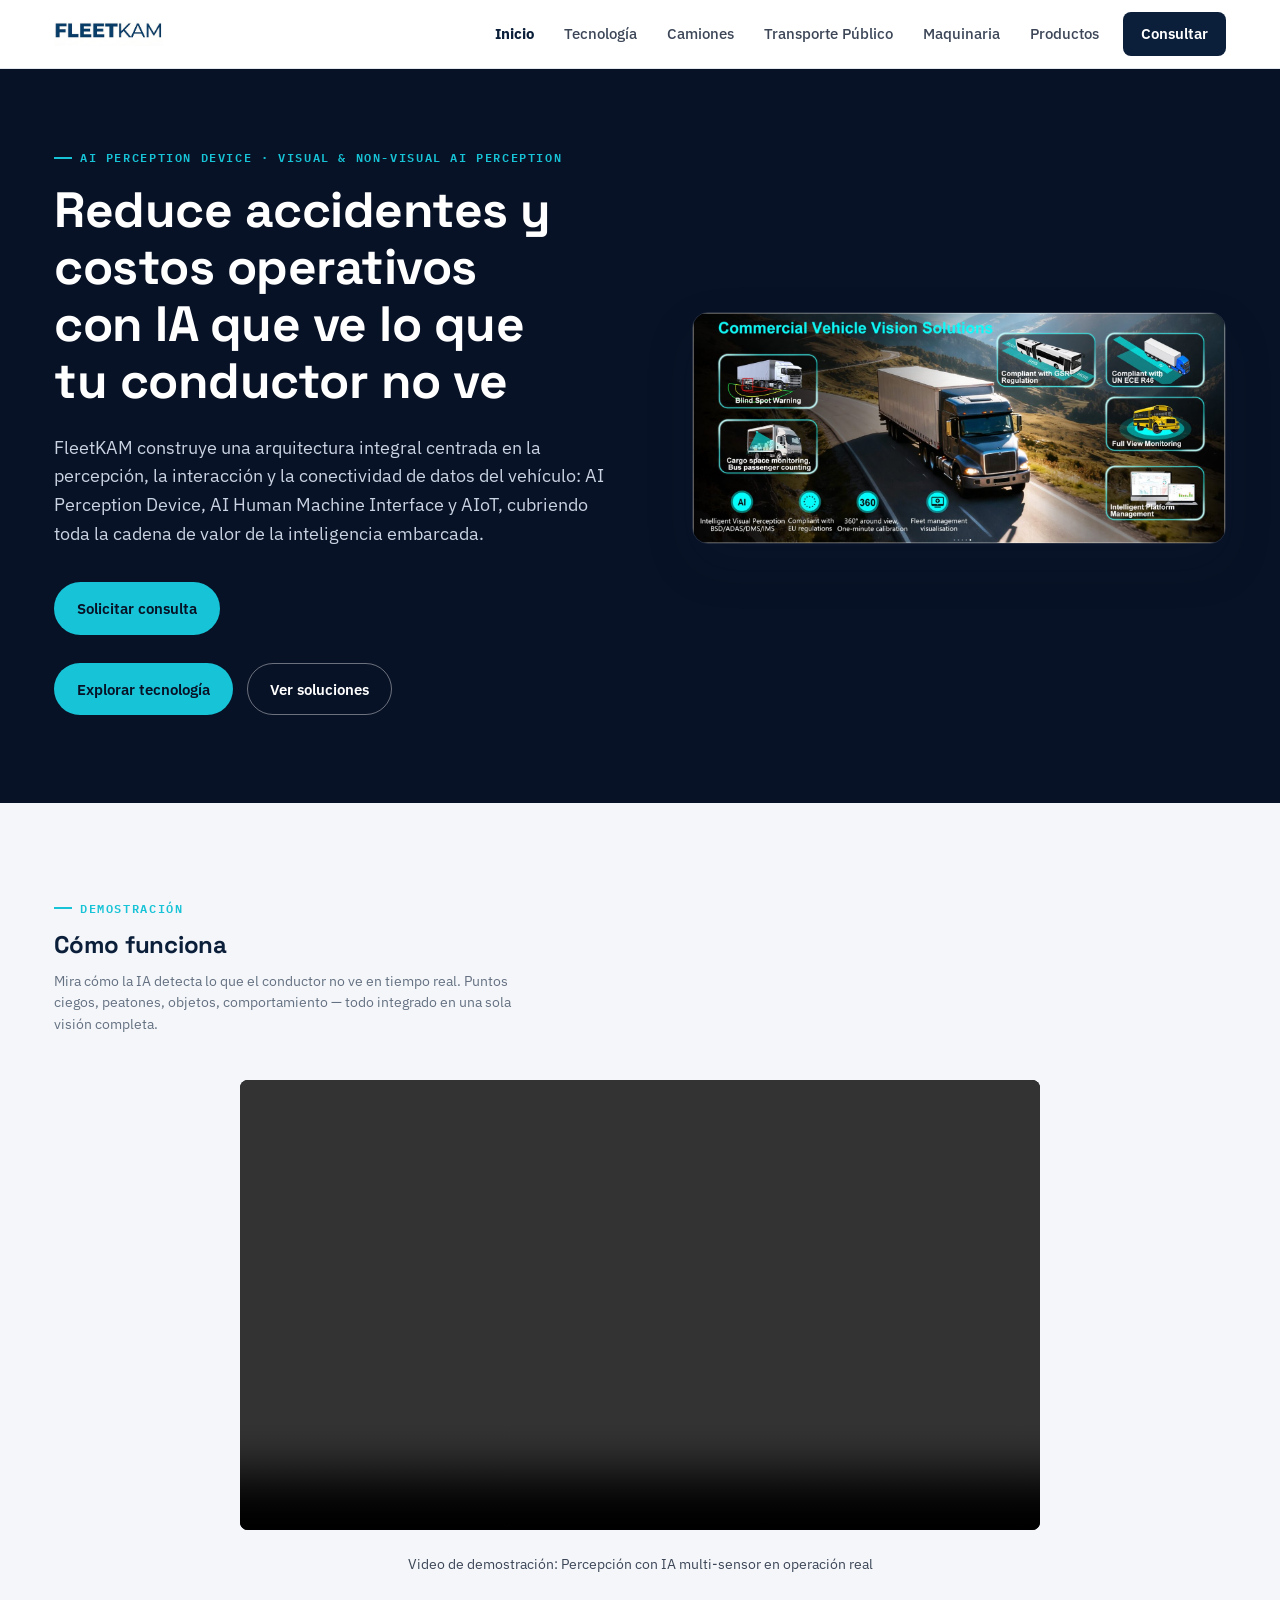
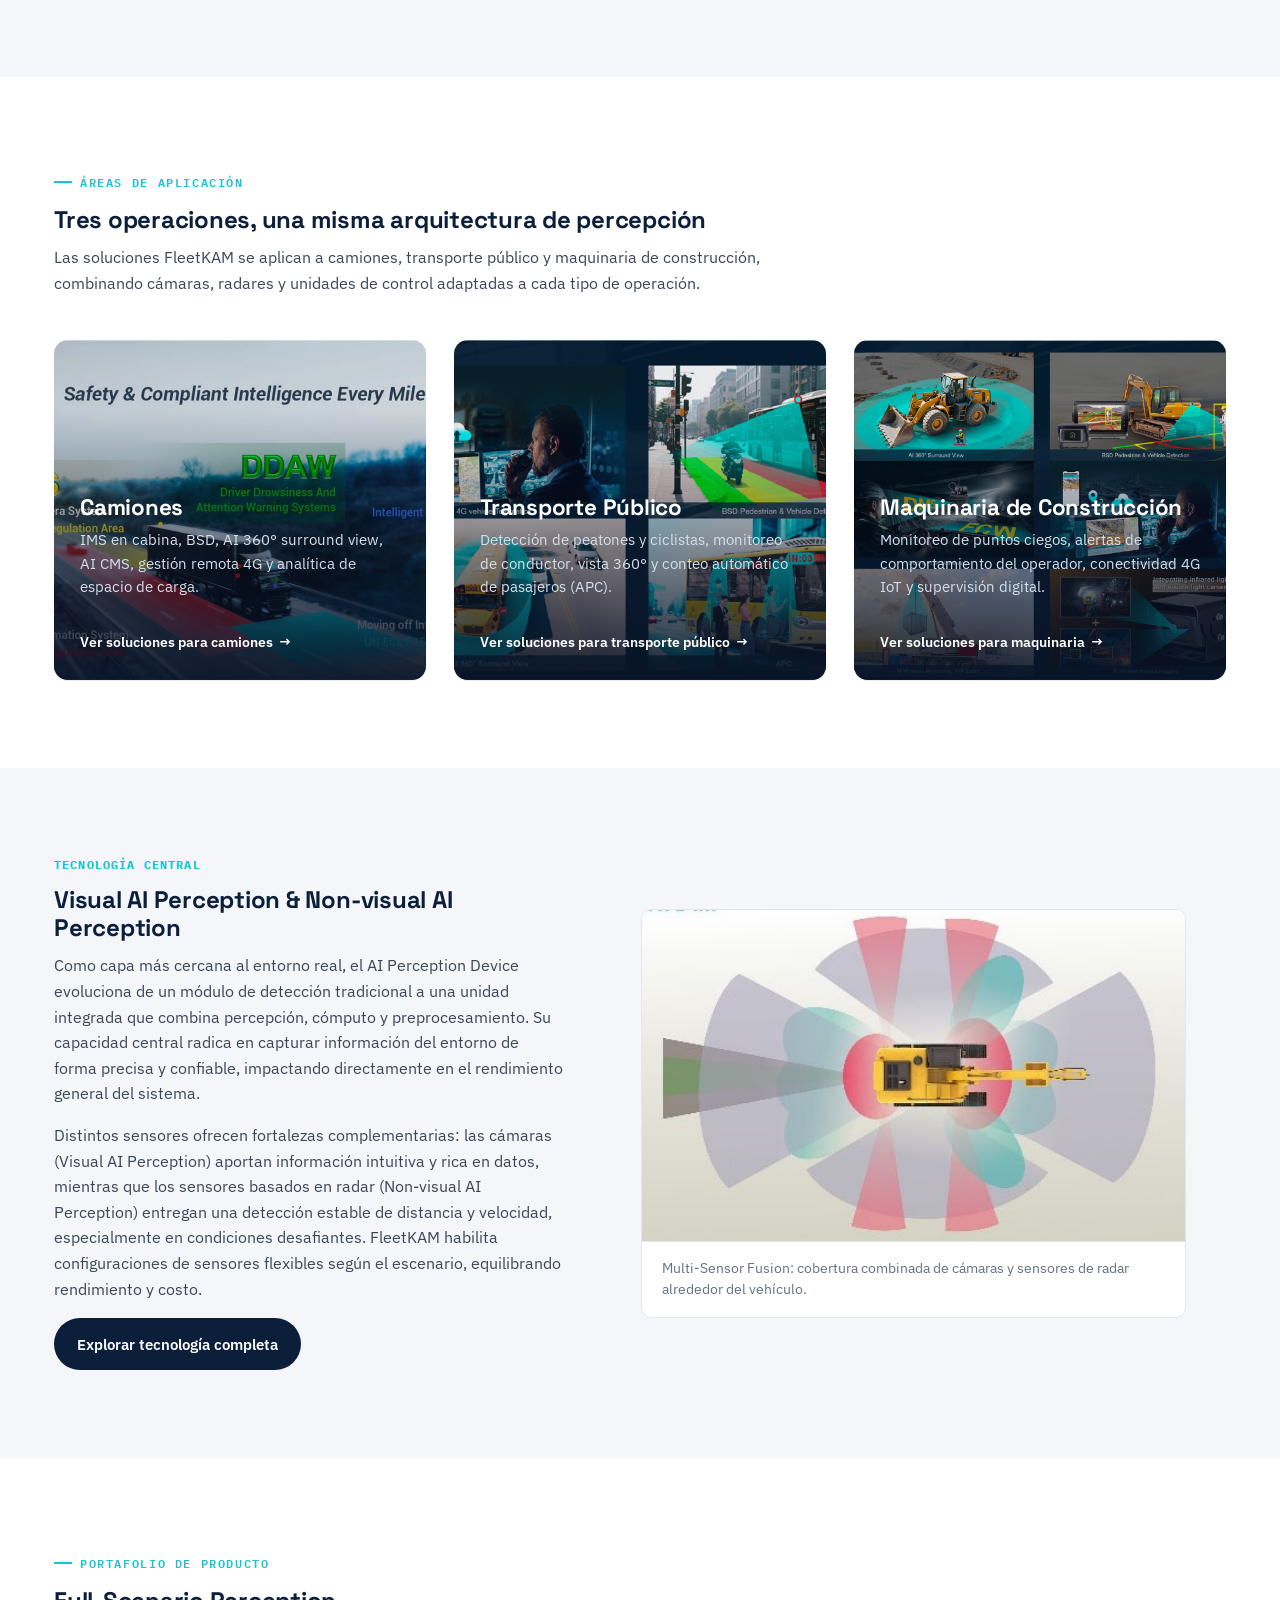
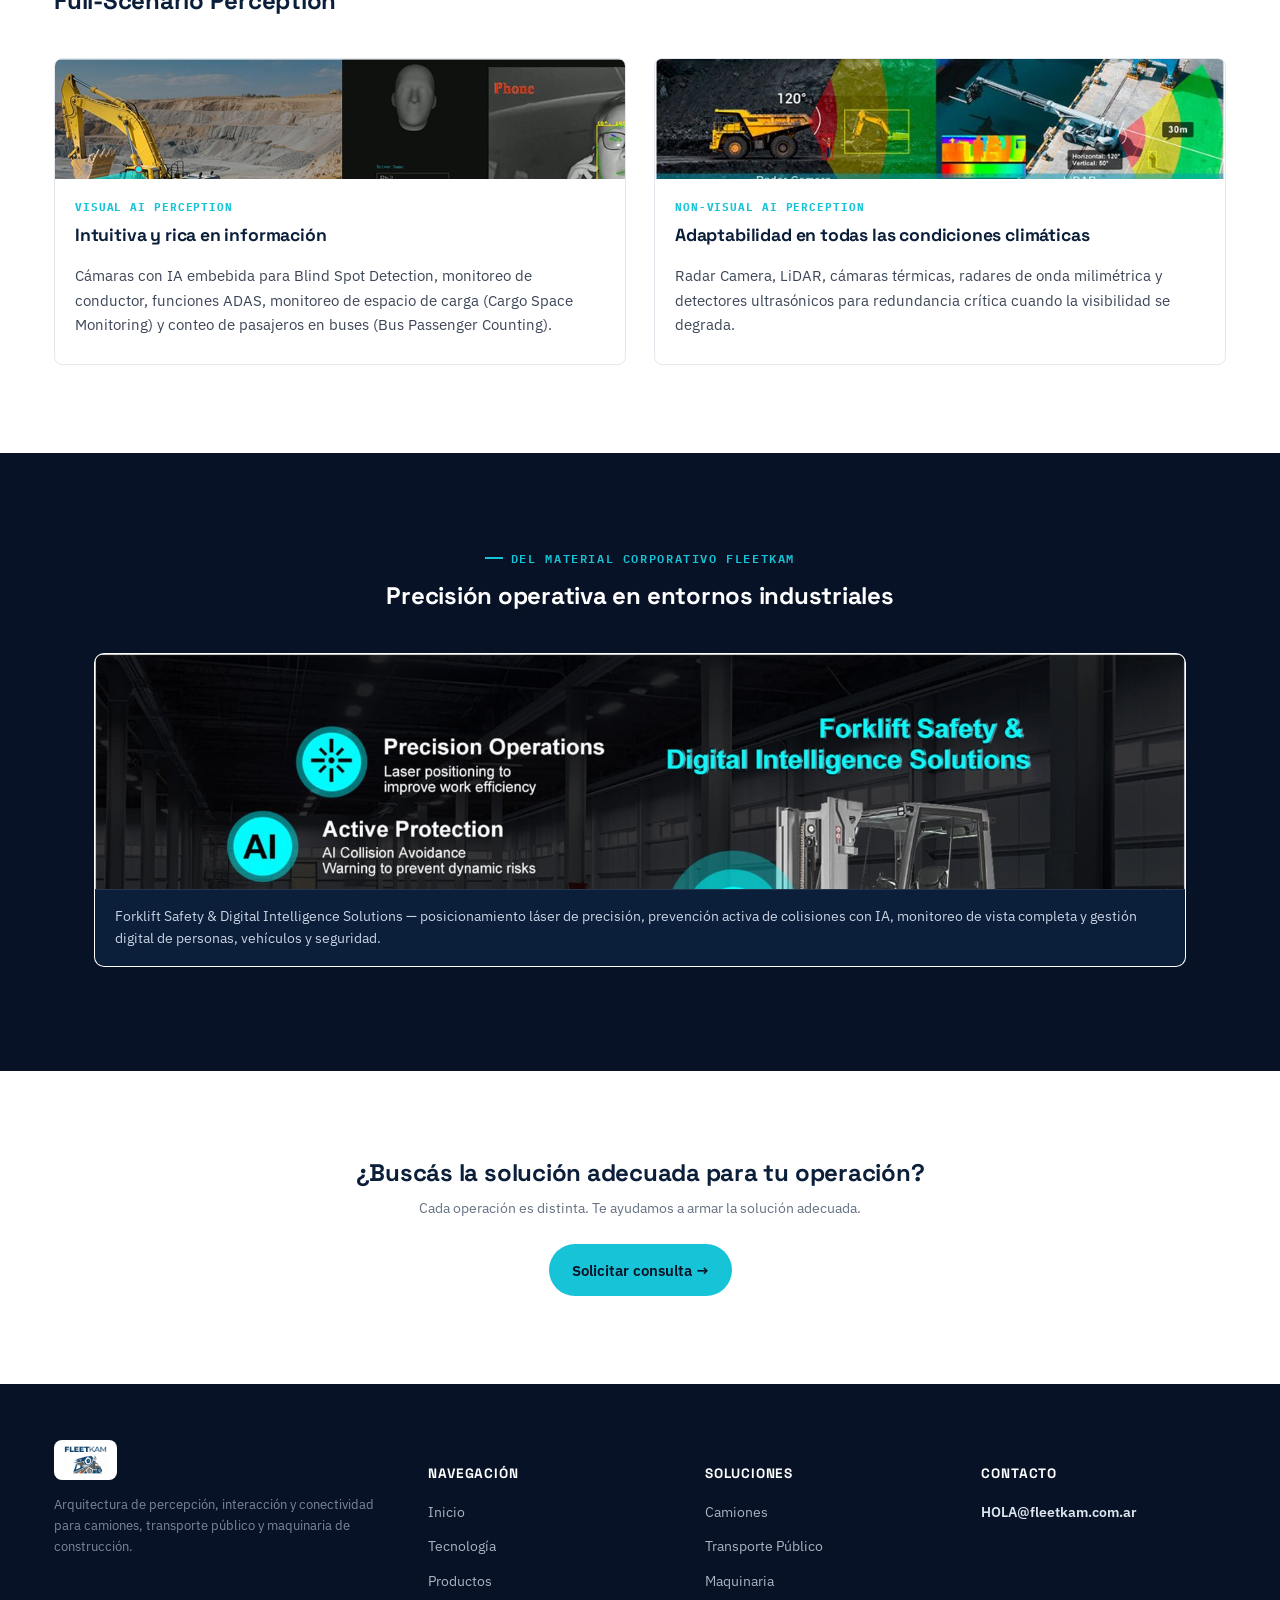
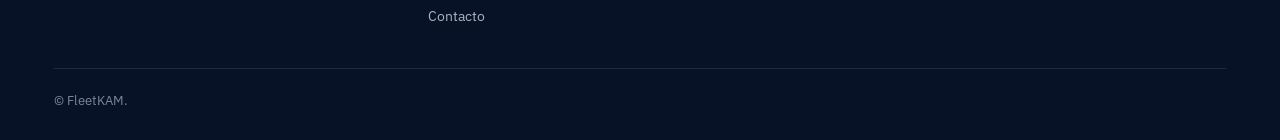
<file: index.html>
<!DOCTYPE html>
<html lang="es">
<head>
<meta charset="UTF-8">
<meta name="viewport" content="width=device-width, initial-scale=1.0">
<title>FleetKAM | Percepción inteligente y seguridad para flotas comerciales</title>
<meta name="description" content="Reduce accidentes y costos operativos con IA que ve lo que tu conductor no ve. Soluciones de percepción para camiones, transporte público y maquinaria.">
<link rel="icon" href="favicon.png">
<link rel="preconnect" href="https://fonts.googleapis.com">
<link href="https://fonts.googleapis.com/css2?family=Space+Grotesk:wght@500;600;700&family=IBM+Plex+Sans:wght@400;500;600;700&family=IBM+Plex+Mono:wght@500;600;700&display=swap" rel="stylesheet">
<link rel="stylesheet" href="style.css">
</head>
<body>
<a class="skip-link" href="#main">Saltar al contenido principal</a>

<header class="site-header">
  <div class="header-inner">
    <a class="brand" href="index.html" aria-label="FleetKAM — Inicio">
      <img src="logo-wordmark.png" alt="FleetKAM">
    </a>
    <button class="nav-toggle" aria-label="Abrir menú de navegación" aria-expanded="false">
      <span></span>
    </button>
    <nav class="main-nav" aria-label="Navegación principal">
      <a href="index.html" aria-current="page">Inicio</a>
      <a href="tecnologia.html">Tecnología</a>
      <a href="camiones.html">Camiones</a>
      <a href="transporte-publico.html">Transporte Público</a>
      <a href="maquinaria.html">Maquinaria</a>
      <a href="productos.html">Productos</a>
      <a href="contacto.html" class="nav-cta">Consultar</a>
    </nav>
  </div>
</header>

<main id="main">

  <!-- HERO -->
  <section class="hero">
    <div class="container">
      <div class="hero-grid">
        <div>
          <p class="eyebrow">AI Perception Device · Visual &amp; Non-visual AI Perception</p>
          <h1>Reduce accidentes y costos operativos con IA que ve lo que tu conductor no ve</h1>
          <p class="lead">FleetKAM construye una arquitectura integral centrada en la percepción, la interacción y la conectividad de datos del vehículo: AI Perception Device, AI Human Machine Interface y AIoT, cubriendo toda la cadena de valor de la inteligencia embarcada.</p>
          <a class="btn btn-primary" href="contacto.html" style="margin-top:16px; display:inline-block;">Solicitar consulta</a>
          <div class="hero-actions">
            <a class="btn btn-primary" href="tecnologia.html">Explorar tecnología</a>
            <a class="btn btn-outline" href="#aplicaciones">Ver soluciones</a>
          </div>
        </div>
        <div class="hero-media">
          <img src="hero-commercial-vision.jpg" alt="Camión en ruta con anotaciones de Blind Spot Warning, cumplimiento GSR y UN ECE R46, full view monitoring y gestión de plataforma inteligente." loading="lazy">
        </div>
      </div>
    </div>
  </section>


  <!-- CÓMO FUNCIONA -->
  <section class="section section-alt">
    <div class="container">
      <div class="section-head">
        <p class="eyebrow">Demostración</p>
        <h2>Cómo funciona</h2>
        <p class="small" style="max-width:60ch;">Mira cómo la IA detecta lo que el conductor no ve en tiempo real. Puntos ciegos, peatones, objetos, comportamiento — todo integrado en una sola visión completa.</p>
      </div>
      
      <div style="position:relative; width:100%; max-width:800px; margin:0 auto; background:#000; border-radius:8px; overflow:hidden; aspect-ratio:16/9;">
        <video style="width:100%; height:100%; display:block;" controls autoplay muted>
          <source src="video-demo.mp4" type="video/mp4">
          Tu navegador no soporta videos HTML5.
        </video>
      </div>
      
      <div style="text-align:center; margin-top:24px;">
        <p class="small" style="color:var(--steel-700);">Video de demostración: Percepción con IA multi-sensor en operación real</p>
      </div>
    </div>
  </section>

  <!-- APLICACIONES -->
  <section class="section" id="aplicaciones">
    <div class="container">
      <div class="section-head">
        <p class="eyebrow">Áreas de aplicación</p>
        <h2>Tres operaciones, una misma arquitectura de percepción</h2>
        <p>Las soluciones FleetKAM se aplican a camiones, transporte público y maquinaria de construcción, combinando cámaras, radares y unidades de control adaptadas a cada tipo de operación.</p>
      </div>
      <div class="grid grid-3">
        <a class="app-card" href="camiones.html">
          <img src="trucks-hero.jpg" alt="Camión de larga distancia en autopista con sistemas RVCS, DDAW, ISA, BSIS y MOIS señalados." loading="lazy">
          <div class="app-card-body">
            <h3>Camiones</h3>
            <p>IMS en cabina, BSD, AI 360° surround view, AI CMS, gestión remota 4G y analítica de espacio de carga.</p>
            <span class="card-link">Ver soluciones para camiones <span class="arrow">→</span></span>
          </div>
        </a>
        <a class="app-card" href="transporte-publico.html">
          <img src="public-hero.jpg" alt="Bus urbano con detección BSD de peatones y vehículos, telemática 4G, vista de 360° y conteo de pasajeros APC." loading="lazy">
          <div class="app-card-body">
            <h3>Transporte Público</h3>
            <p>Detección de peatones y ciclistas, monitoreo de conductor, vista 360° y conteo automático de pasajeros (APC).</p>
            <span class="card-link">Ver soluciones para transporte público <span class="arrow">→</span></span>
          </div>
        </a>
        <a class="app-card" href="maquinaria.html">
          <img src="machinery-hero.jpg" alt="Maquinaria de construcción con AI 360° surround view, detección BSD de peatones y vehículos, monitoreo DMS y FCW." loading="lazy">
          <div class="app-card-body">
            <h3>Maquinaria de Construcción</h3>
            <p>Monitoreo de puntos ciegos, alertas de comportamiento del operador, conectividad 4G IoT y supervisión digital.</p>
            <span class="card-link">Ver soluciones para maquinaria <span class="arrow">→</span></span>
          </div>
        </a>
      </div>
    </div>
  </section>

  <!-- TECNOLOGÍA (INTRO) -->
  <section class="section section-alt">
    <div class="container">
      <div class="diagram-block" style="margin-bottom:0;">
        <div class="diagram-text">
          <p class="kicker">Tecnología central</p>
          <h2>Visual AI Perception &amp; Non-visual AI Perception</h2>
          <p>Como capa más cercana al entorno real, el AI Perception Device evoluciona de un módulo de detección tradicional a una unidad integrada que combina percepción, cómputo y preprocesamiento. Su capacidad central radica en capturar información del entorno de forma precisa y confiable, impactando directamente en el rendimiento general del sistema.</p>
          <p>Distintos sensores ofrecen fortalezas complementarias: las cámaras (Visual AI Perception) aportan información intuitiva y rica en datos, mientras que los sensores basados en radar (Non-visual AI Perception) entregan una detección estable de distancia y velocidad, especialmente en condiciones desafiantes. FleetKAM habilita configuraciones de sensores flexibles según el escenario, equilibrando rendimiento y costo.</p>
          <a class="btn btn-dark" href="tecnologia.html">Explorar tecnología completa</a>
        </div>
        <figure class="diagram-figure">
          <img src="multisensor-fusion.jpg" alt="Diagrama de Multi-Sensor Fusion mostrando zonas de detección de cámara y radar alrededor de una máquina de construcción." loading="lazy">
          <figcaption>Multi-Sensor Fusion: cobertura combinada de cámaras y sensores de radar alrededor del vehículo.</figcaption>
        </figure>
      </div>
    </div>
  </section>

  <!-- PORTAFOLIO -->
  <section class="section">
    <div class="container">
      <div class="section-head">
        <p class="eyebrow">Portafolio de producto</p>
        <h2>Full-Scenario Perception</h2>
      </div>
      <div class="grid grid-2">
        <div class="card">
          <div class="card-media"><img src="visual-perception-1.jpg" alt="Blind Spot Detection en maquinaria y Driver Monitoring detectando uso de teléfono al volante." loading="lazy"></div>
          <div class="card-body">
            <span class="card-tag">Visual AI Perception</span>
            <h3>Intuitiva y rica en información</h3>
            <p>Cámaras con IA embebida para Blind Spot Detection, monitoreo de conductor, funciones ADAS, monitoreo de espacio de carga (Cargo Space Monitoring) y conteo de pasajeros en buses (Bus Passenger Counting).</p>
          </div>
        </div>
        <div class="card">
          <div class="card-media"><img src="nonvisual-3.jpg" alt="Detectores ultrasónicos con indicadores de distancia y cámara térmica detectando un camión en la nieve." loading="lazy"></div>
          <div class="card-body">
            <span class="card-tag">Non-visual AI Perception</span>
            <h3>Adaptabilidad en todas las condiciones climáticas</h3>
            <p>Radar Camera, LiDAR, cámaras térmicas, radares de onda milimétrica y detectores ultrasónicos para redundancia crítica cuando la visibilidad se degrada.</p>
          </div>
        </div>
      </div>
    </div>
  </section>

  <!-- FORKLIFT / OTRAS CAPACIDADES DEL MATERIAL GENERAL -->
  <section class="section section-dark">
    <div class="container">
      <div class="section-head center">
        <p class="eyebrow">Del material corporativo FleetKAM</p>
        <h2>Precisión operativa en entornos industriales</h2>
      </div>
      <figure class="diagram-figure" style="border-color:rgba(255,255,255,.15);">
        <img src="forklift-banner.jpg" alt="Forklift Safety & Digital Intelligence Solutions: posicionamiento láser, prevención activa de colisiones con IA, monitoreo de vista completa 360° y gestión digital inteligente." loading="lazy">
        <figcaption style="background:var(--navy-900); color:#c9d3e2; border-top-color:rgba(255,255,255,.1);">Forklift Safety &amp; Digital Intelligence Solutions — posicionamiento láser de precisión, prevención activa de colisiones con IA, monitoreo de vista completa y gestión digital de personas, vehículos y seguridad.</figcaption>
      </figure>
    </div>
  </section>

  <!-- CTA -->
  <section class="section">
    <div class="container text-center">
      <h2>¿Buscás la solución adecuada para tu operación?</h2>
      <p class="small" style="max-width:56ch; margin:0 auto 24px;">Cada operación es distinta. Te ayudamos a armar la solución adecuada.</p>
      <a class="btn btn-primary" href="contacto.html">Solicitar consulta →</a>
    </div>
  </section>

</main>

<button class="back-top" aria-label="Volver al inicio de la página">↑</button>

<footer class="site-footer">
  <div class="container">
    <div class="footer-grid">
      <div>
        <div class="footer-brand"><img src="logo-full.png" alt="FleetKAM"></div>
        <p class="footer-note">Arquitectura de percepción, interacción y conectividad para camiones, transporte público y maquinaria de construcción.</p>
      </div>
      <div>
        <h5>Navegación</h5>
        <ul>
          <li><a href="index.html">Inicio</a></li>
          <li><a href="tecnologia.html">Tecnología</a></li>
          <li><a href="productos.html">Productos</a></li>
          <li><a href="contacto.html">Contacto</a></li>
        </ul>
      </div>
      <div>
        <h5>Soluciones</h5>
        <ul>
          <li><a href="camiones.html">Camiones</a></li>
          <li><a href="transporte-publico.html">Transporte Público</a></li>
          <li><a href="maquinaria.html">Maquinaria</a></li>
        </ul>
      </div>
      <div>
        <h5>Contacto</h5>
        <ul>
          <li><a class="footer-email" href="mailto: HOLA@fleetkam.com.ar">HOLA@fleetkam.com.ar</a></li>
        </ul>
      </div>
    </div>
    <div class="footer-bottom">
      <span>© FleetKAM.</span>
    </div>
  </div>
</footer>

<script src="main.js"></script>
</body>
</html>
</file>
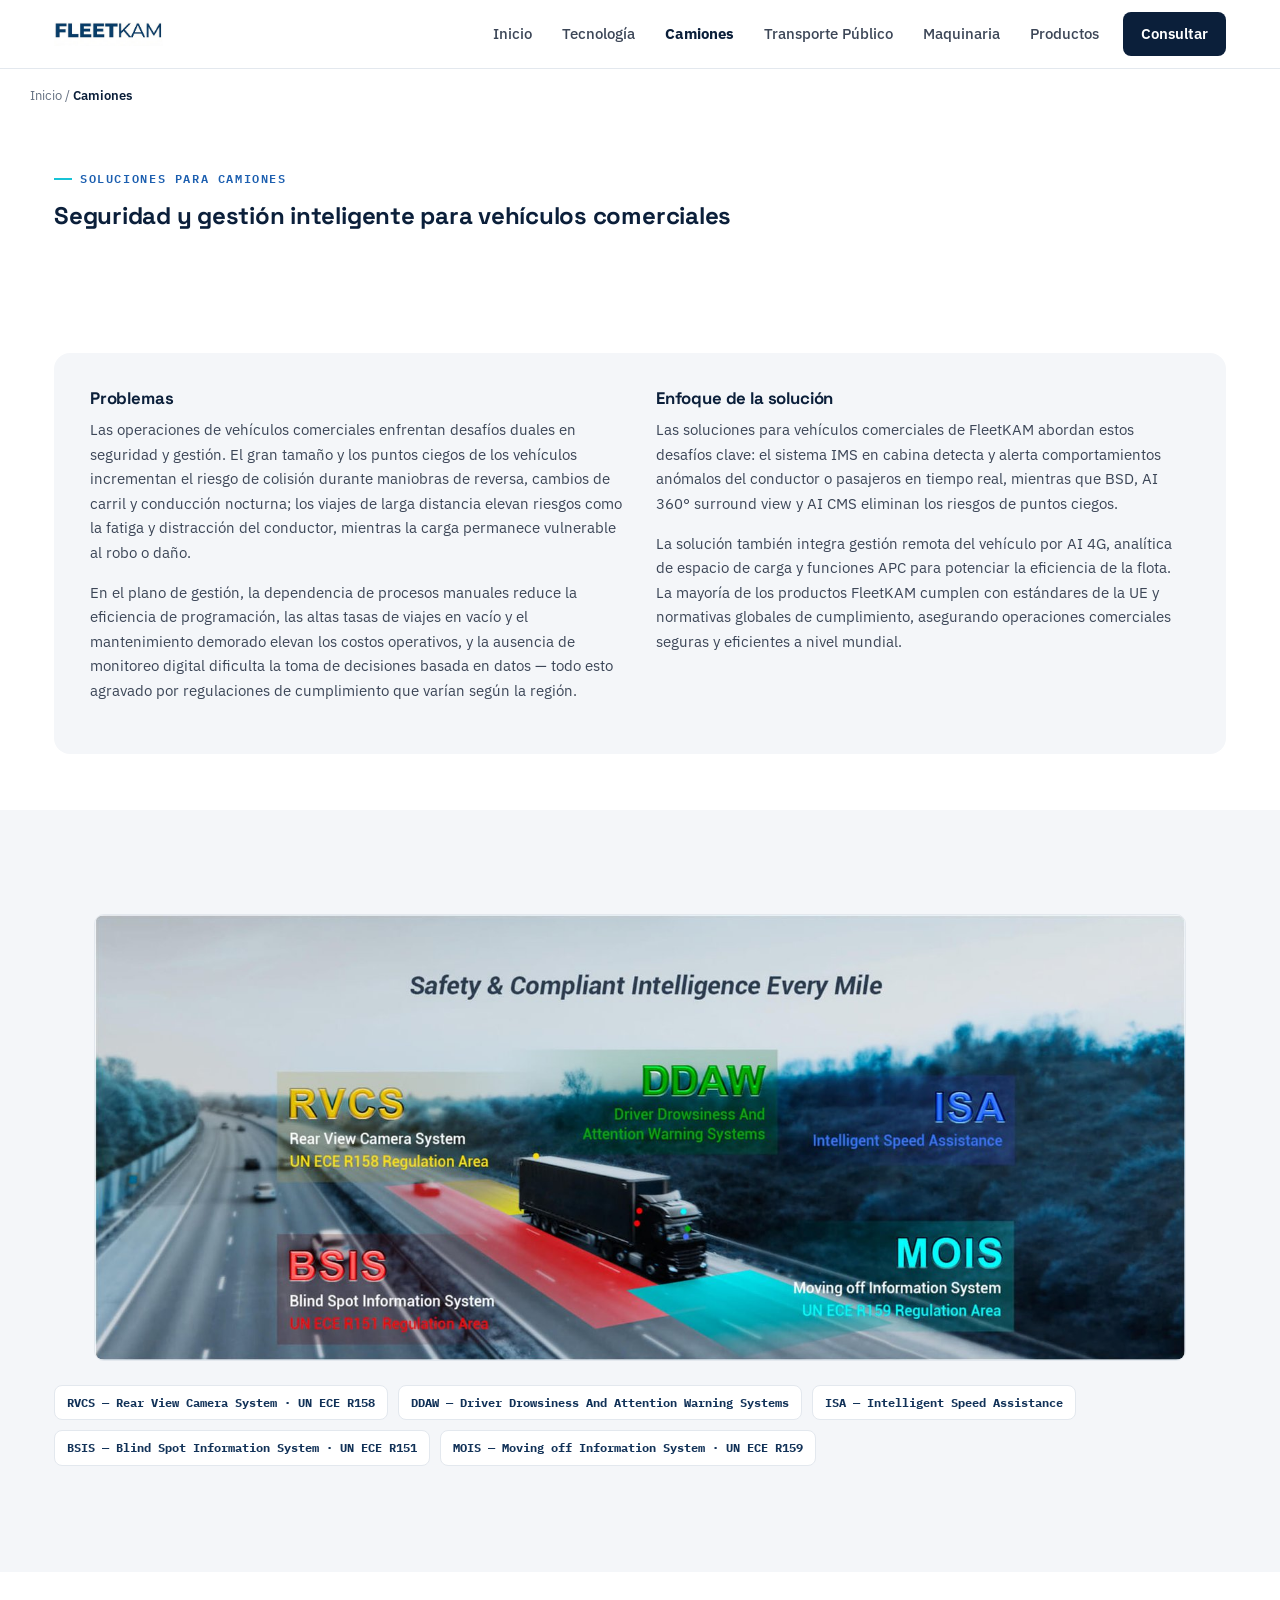
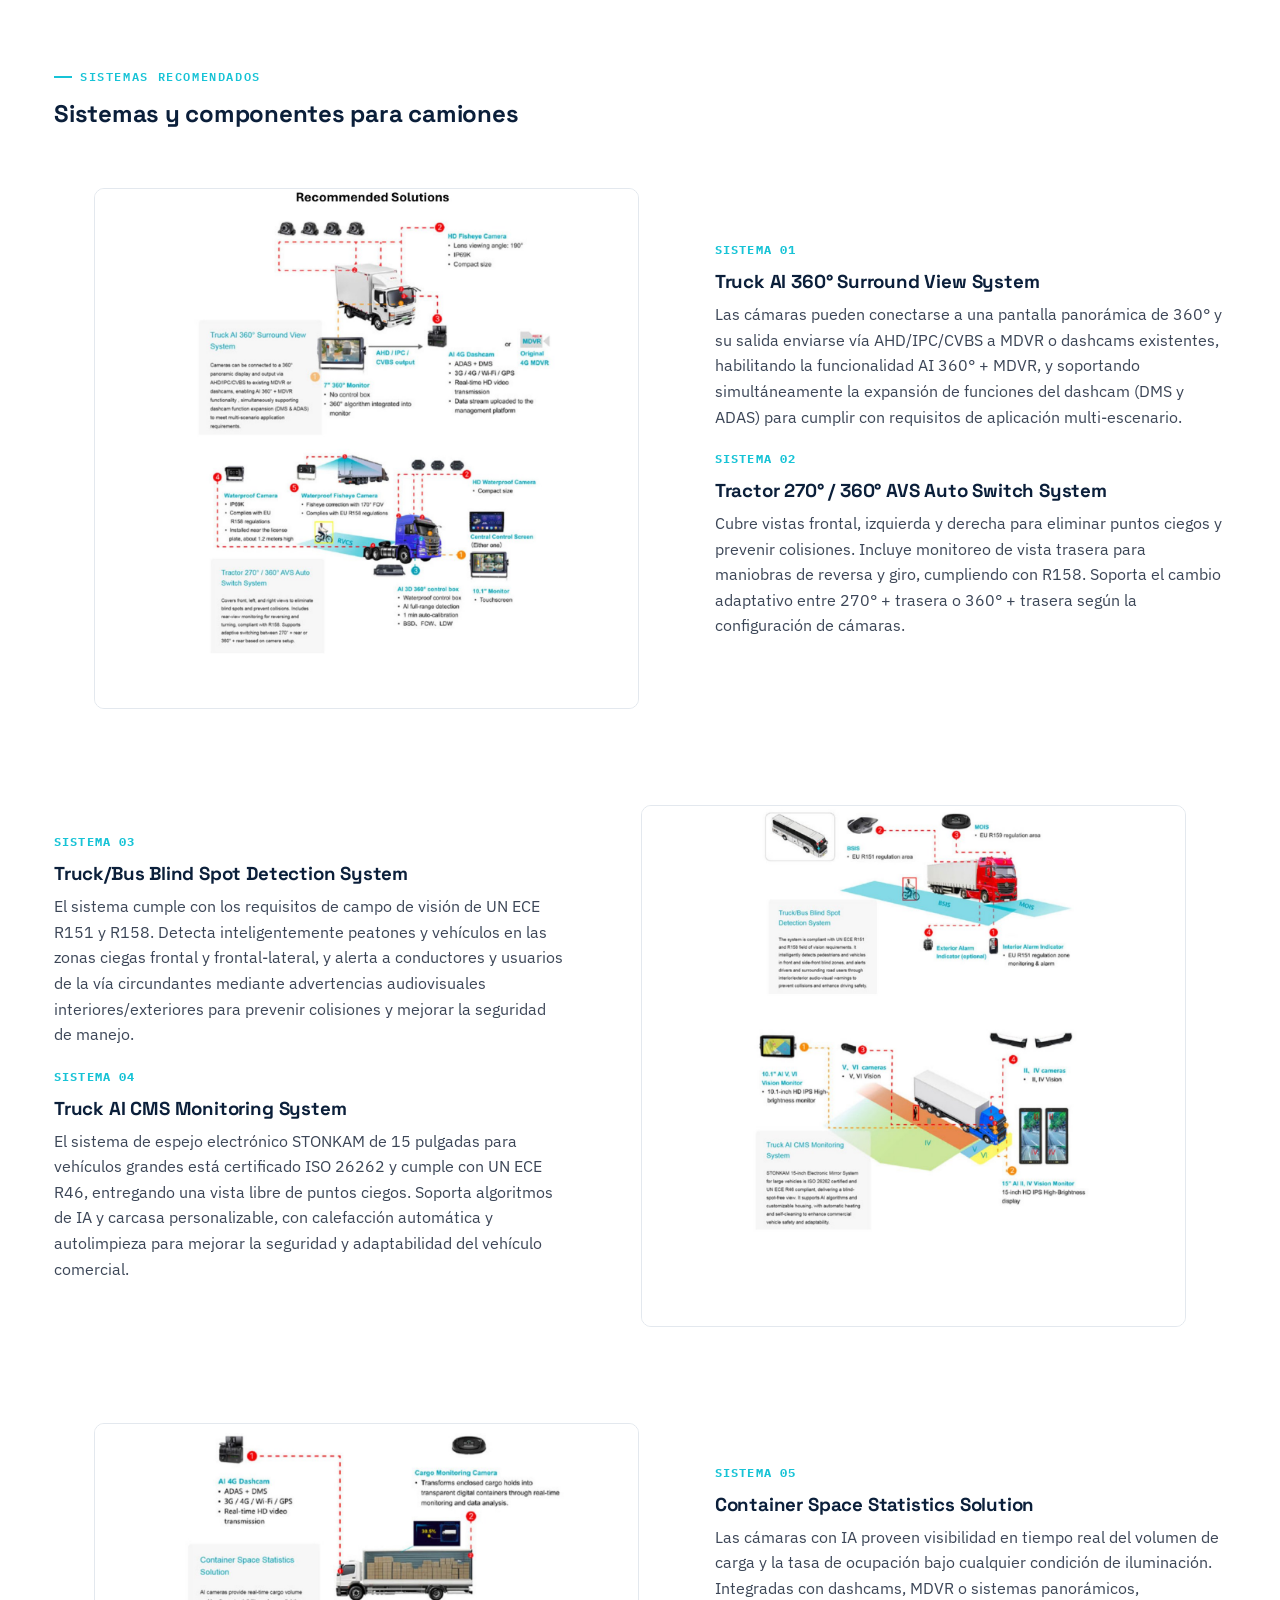
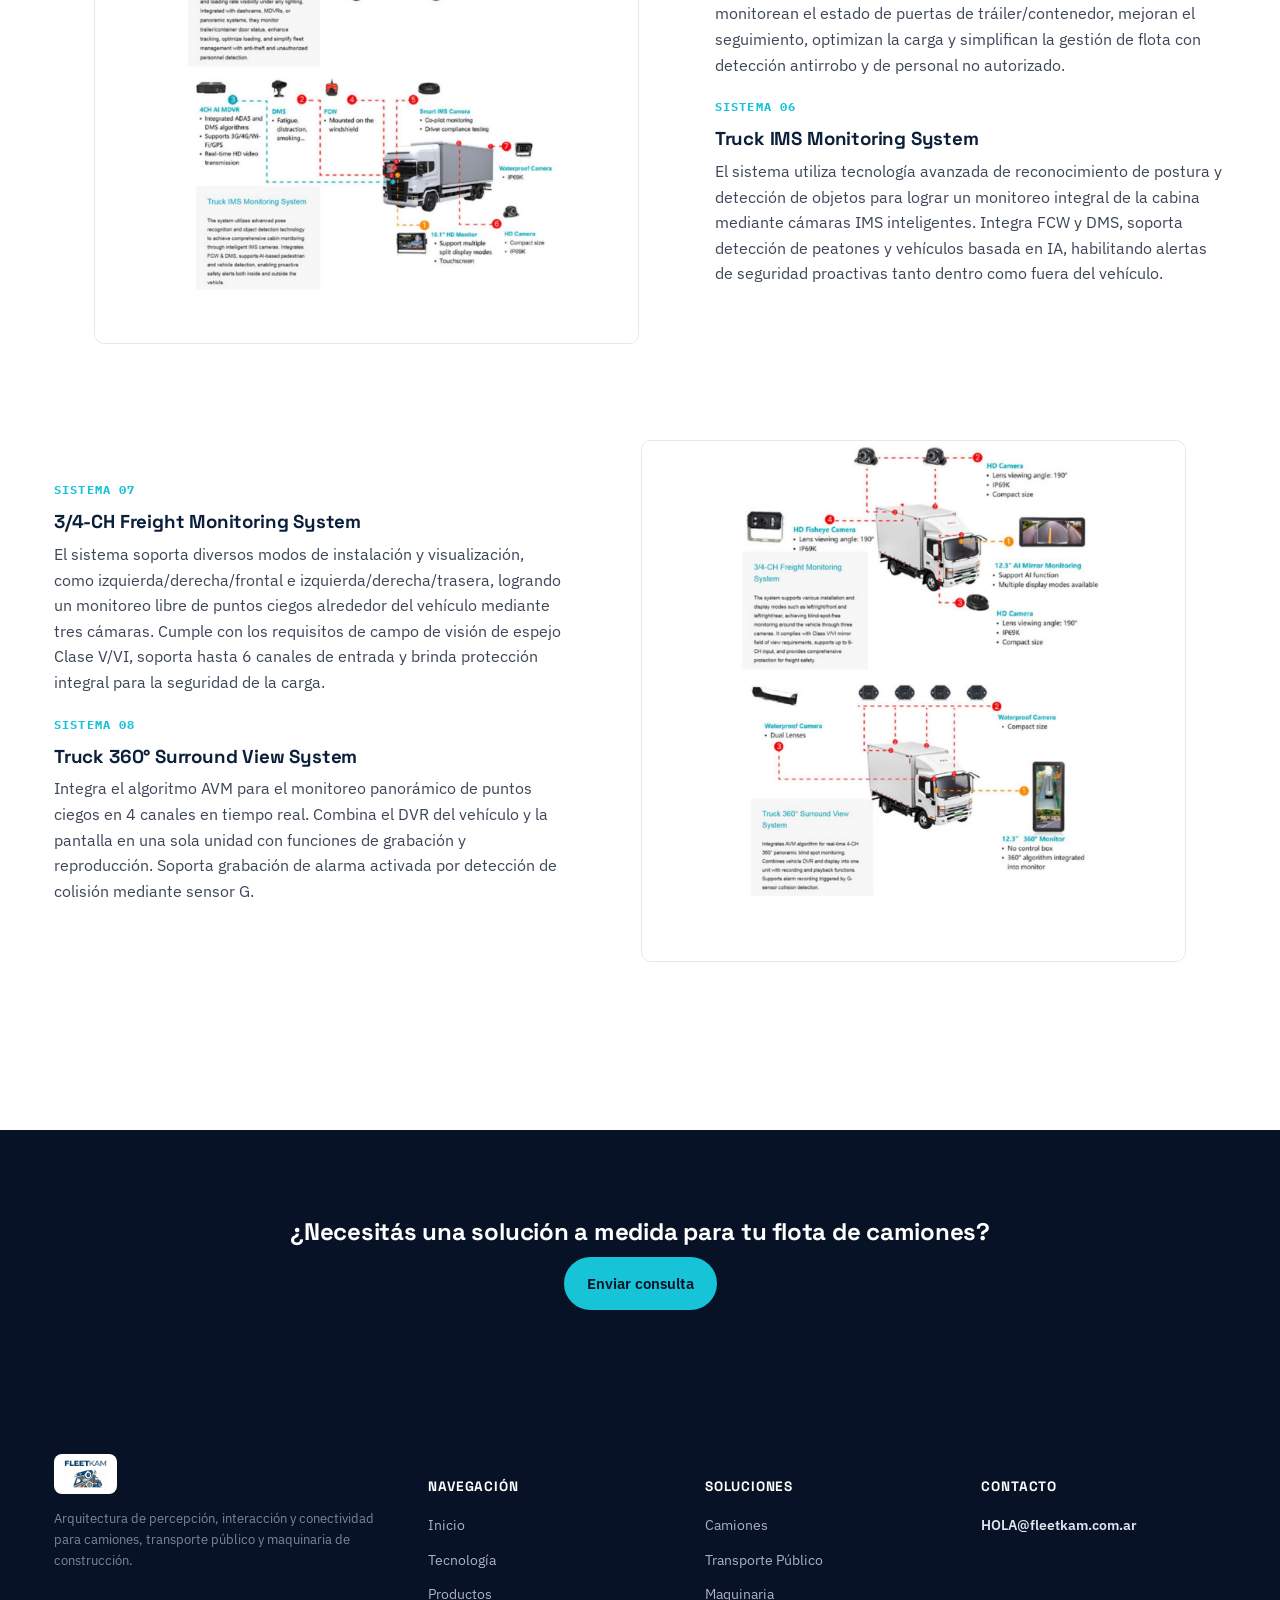
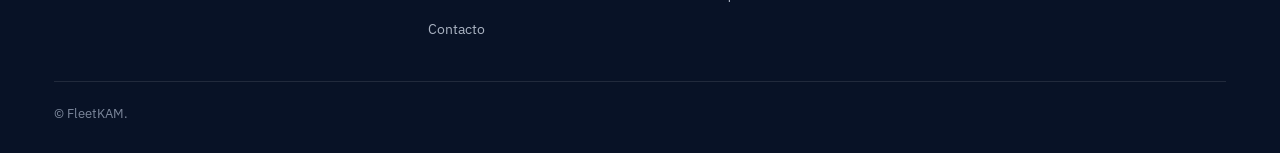
<file: camiones.html>
<!DOCTYPE html>
<html lang="es">
<head>
<meta charset="UTF-8">
<meta name="viewport" content="width=device-width, initial-scale=1.0">
<title>Soluciones para Camiones | FleetKAM</title>
<meta name="description" content="Soluciones FleetKAM para camiones: BSD 360°, AI 4G, gestión remota, monitoreo de conductor y cumplimiento normativo UN ECE.">
<link rel="icon" href="favicon.png">
<link rel="preconnect" href="https://fonts.googleapis.com">
<link href="https://fonts.googleapis.com/css2?family=Space+Grotesk:wght@500;600;700&family=IBM+Plex+Sans:wght@400;500;600;700&family=IBM+Plex+Mono:wght@500;600;700&display=swap" rel="stylesheet">
<link rel="stylesheet" href="style.css">
</head>
<body>
<a class="skip-link" href="#main">Saltar al contenido principal</a>

<header class="site-header">
  <div class="header-inner">
    <a class="brand" href="index.html" aria-label="FleetKAM — Inicio"><img src="logo-wordmark.png" alt="FleetKAM"></a>
    <button class="nav-toggle" aria-label="Abrir menú de navegación" aria-expanded="false"><span></span></button>
    <nav class="main-nav" aria-label="Navegación principal">
      <a href="index.html">Inicio</a>
      <a href="tecnologia.html">Tecnología</a>
      <a href="camiones.html" aria-current="page">Camiones</a>
      <a href="transporte-publico.html">Transporte Público</a>
      <a href="maquinaria.html">Maquinaria</a>
      <a href="productos.html">Productos</a>
      <a href="contacto.html" class="nav-cta">Consultar</a>
    </nav>
  </div>
</header>

<main id="main">
  <div class="container breadcrumbs"><a href="index.html">Inicio</a> / <span aria-current="page">Camiones</span></div>

  <section class="section-tight">
    <div class="container">
      <p class="eyebrow tag-trucks" style="background:none; padding:0;">Soluciones para camiones</p>
      <h1>Seguridad y gestión inteligente para vehículos comerciales</h1>
    </div>
  </section>

  <section class="section-tight">
    <div class="container">
      <div class="problem-panel">
        <div class="col">
          <h3>Problemas</h3>
          <p>Las operaciones de vehículos comerciales enfrentan desafíos duales en seguridad y gestión. El gran tamaño y los puntos ciegos de los vehículos incrementan el riesgo de colisión durante maniobras de reversa, cambios de carril y conducción nocturna; los viajes de larga distancia elevan riesgos como la fatiga y distracción del conductor, mientras la carga permanece vulnerable al robo o daño.</p>
          <p>En el plano de gestión, la dependencia de procesos manuales reduce la eficiencia de programación, las altas tasas de viajes en vacío y el mantenimiento demorado elevan los costos operativos, y la ausencia de monitoreo digital dificulta la toma de decisiones basada en datos — todo esto agravado por regulaciones de cumplimiento que varían según la región.</p>
        </div>
        <div class="col">
          <h3>Enfoque de la solución</h3>
          <p>Las soluciones para vehículos comerciales de FleetKAM abordan estos desafíos clave: el sistema IMS en cabina detecta y alerta comportamientos anómalos del conductor o pasajeros en tiempo real, mientras que BSD, AI 360° surround view y AI CMS eliminan los riesgos de puntos ciegos.</p>
          <p>La solución también integra gestión remota del vehículo por AI 4G, analítica de espacio de carga y funciones APC para potenciar la eficiencia de la flota. La mayoría de los productos FleetKAM cumplen con estándares de la UE y normativas globales de cumplimiento, asegurando operaciones comerciales seguras y eficientes a nivel mundial.</p>
        </div>
      </div>
    </div>
  </section>

  <section class="section section-alt">
    <div class="container">
      <figure class="diagram-figure">
        <img src="trucks-hero.jpg" alt="Safety & Compliant Intelligence Every Mile: RVCS, DDAW, ISA, BSIS y MOIS señalados sobre un camión en autopista." loading="lazy">
      </figure>
      <div class="chip-row" style="margin-top:24px;">
        <span class="chip">RVCS — Rear View Camera System · UN ECE R158</span>
        <span class="chip">DDAW — Driver Drowsiness And Attention Warning Systems</span>
        <span class="chip">ISA — Intelligent Speed Assistance</span>
        <span class="chip">BSIS — Blind Spot Information System · UN ECE R151</span>
        <span class="chip">MOIS — Moving off Information System · UN ECE R159</span>
      </div>
    </div>
  </section>

  <section class="section">
    <div class="container">
      <div class="section-head">
        <p class="eyebrow">Sistemas recomendados</p>
        <h2>Sistemas y componentes para camiones</h2>
      </div>

      <div class="diagram-block">
        <div class="diagram-text">
          <p class="kicker">Sistema 01</p>
          <h3>Truck AI 360° Surround View System</h3>
          <p>Las cámaras pueden conectarse a una pantalla panorámica de 360° y su salida enviarse vía AHD/IPC/CVBS a MDVR o dashcams existentes, habilitando la funcionalidad AI 360° + MDVR, y soportando simultáneamente la expansión de funciones del dashcam (DMS y ADAS) para cumplir con requisitos de aplicación multi-escenario.</p>
          <p class="kicker" style="margin-top:20px;">Sistema 02</p>
          <h3>Tractor 270° / 360° AVS Auto Switch System</h3>
          <p>Cubre vistas frontal, izquierda y derecha para eliminar puntos ciegos y prevenir colisiones. Incluye monitoreo de vista trasera para maniobras de reversa y giro, cumpliendo con R158. Soporta el cambio adaptativo entre 270° + trasera o 360° + trasera según la configuración de cámaras.</p>
        </div>
        <figure class="diagram-figure">
          <img src="trucks-diagram-1.jpg" alt="Diagrama del Truck AI 360° Surround View System y Tractor 270°/360° AVS Auto Switch System con componentes: HD Fisheye Camera, 7 pulgadas 360° Monitor, AI 4G Dashcam, Waterproof Camera, AI 3D 360° control box y 10.1 pulgadas Monitor." loading="lazy">
        </figure>
      </div>

      <div class="diagram-block">
        <div class="diagram-text">
          <p class="kicker">Sistema 03</p>
          <h3>Truck/Bus Blind Spot Detection System</h3>
          <p>El sistema cumple con los requisitos de campo de visión de UN ECE R151 y R158. Detecta inteligentemente peatones y vehículos en las zonas ciegas frontal y frontal-lateral, y alerta a conductores y usuarios de la vía circundantes mediante advertencias audiovisuales interiores/exteriores para prevenir colisiones y mejorar la seguridad de manejo.</p>
          <p class="kicker" style="margin-top:20px;">Sistema 04</p>
          <h3>Truck AI CMS Monitoring System</h3>
          <p>El sistema de espejo electrónico STONKAM de 15 pulgadas para vehículos grandes está certificado ISO 26262 y cumple con UN ECE R46, entregando una vista libre de puntos ciegos. Soporta algoritmos de IA y carcasa personalizable, con calefacción automática y autolimpieza para mejorar la seguridad y adaptabilidad del vehículo comercial.</p>
        </div>
        <figure class="diagram-figure">
          <img src="trucks-diagram-2.jpg" alt="Diagrama del Truck/Bus Blind Spot Detection System (BSIS, MOIS) y Truck AI CMS Monitoring System con monitor de 10.1 y 15 pulgadas." loading="lazy">
        </figure>
      </div>

      <div class="diagram-block">
        <div class="diagram-text">
          <p class="kicker">Sistema 05</p>
          <h3>Container Space Statistics Solution</h3>
          <p>Las cámaras con IA proveen visibilidad en tiempo real del volumen de carga y la tasa de ocupación bajo cualquier condición de iluminación. Integradas con dashcams, MDVR o sistemas panorámicos, monitorean el estado de puertas de tráiler/contenedor, mejoran el seguimiento, optimizan la carga y simplifican la gestión de flota con detección antirrobo y de personal no autorizado.</p>
          <p class="kicker" style="margin-top:20px;">Sistema 06</p>
          <h3>Truck IMS Monitoring System</h3>
          <p>El sistema utiliza tecnología avanzada de reconocimiento de postura y detección de objetos para lograr un monitoreo integral de la cabina mediante cámaras IMS inteligentes. Integra FCW y DMS, soporta detección de peatones y vehículos basada en IA, habilitando alertas de seguridad proactivas tanto dentro como fuera del vehículo.</p>
        </div>
        <figure class="diagram-figure">
          <img src="trucks-diagram-3.jpg" alt="Diagrama del Container Space Statistics Solution y Truck IMS Monitoring System con AI 4G Dashcam, Cargo Monitoring Camera, 4CH AI MDVR, DMS, FCW y Smart IMS Camera." loading="lazy">
        </figure>
      </div>

      <div class="diagram-block">
        <div class="diagram-text">
          <p class="kicker">Sistema 07</p>
          <h3>3/4-CH Freight Monitoring System</h3>
          <p>El sistema soporta diversos modos de instalación y visualización, como izquierda/derecha/frontal e izquierda/derecha/trasera, logrando un monitoreo libre de puntos ciegos alrededor del vehículo mediante tres cámaras. Cumple con los requisitos de campo de visión de espejo Clase V/VI, soporta hasta 6 canales de entrada y brinda protección integral para la seguridad de la carga.</p>
          <p class="kicker" style="margin-top:20px;">Sistema 08</p>
          <h3>Truck 360° Surround View System</h3>
          <p>Integra el algoritmo AVM para el monitoreo panorámico de puntos ciegos en 4 canales en tiempo real. Combina el DVR del vehículo y la pantalla en una sola unidad con funciones de grabación y reproducción. Soporta grabación de alarma activada por detección de colisión mediante sensor G.</p>
        </div>
        <figure class="diagram-figure">
          <img src="trucks-diagram-4.jpg" alt="Diagrama del 3/4-CH Freight Monitoring System y Truck 360° Surround View System con HD Fisheye Camera, HD Camera, 12.3 pulgadas AI Mirror Monitoring y 12.3 pulgadas 360° Monitor." loading="lazy">
        </figure>
      </div>
    </div>
  </section>

  <section class="section section-dark text-center">
    <div class="container">
      <h2>¿Necesitás una solución a medida para tu flota de camiones?</h2>
      <a class="btn btn-primary" href="contacto.html">Enviar consulta</a>
    </div>
  </section>
</main>

<button class="back-top" aria-label="Volver al inicio de la página">↑</button>

<footer class="site-footer">
  <div class="container">
    <div class="footer-grid">
      <div>
        <div class="footer-brand"><img src="logo-full.png" alt="FleetKAM"></div>
        <p class="footer-note">Arquitectura de percepción, interacción y conectividad para camiones, transporte público y maquinaria de construcción.</p>
      </div>
      <div>
        <h5>Navegación</h5>
        <ul>
          <li><a href="index.html">Inicio</a></li>
          <li><a href="tecnologia.html">Tecnología</a></li>
          <li><a href="productos.html">Productos</a></li>
          <li><a href="contacto.html">Contacto</a></li>
        </ul>
      </div>
      <div>
        <h5>Soluciones</h5>
        <ul>
          <li><a href="camiones.html">Camiones</a></li>
          <li><a href="transporte-publico.html">Transporte Público</a></li>
          <li><a href="maquinaria.html">Maquinaria</a></li>
        </ul>
      </div>
      <div>
        <h5>Contacto</h5>
        <ul>
          <li><a class="footer-email" href="mailto:HOLA@fleetkam.com.ar">HOLA@fleetkam.com.ar</a></li>
        </ul>
      </div>
    </div>
    <div class="footer-bottom">
      <span>© FleetKAM.</span>
    </div>
  </div>
</footer>
<script src="main.js"></script>
</body>
</html>
</file>
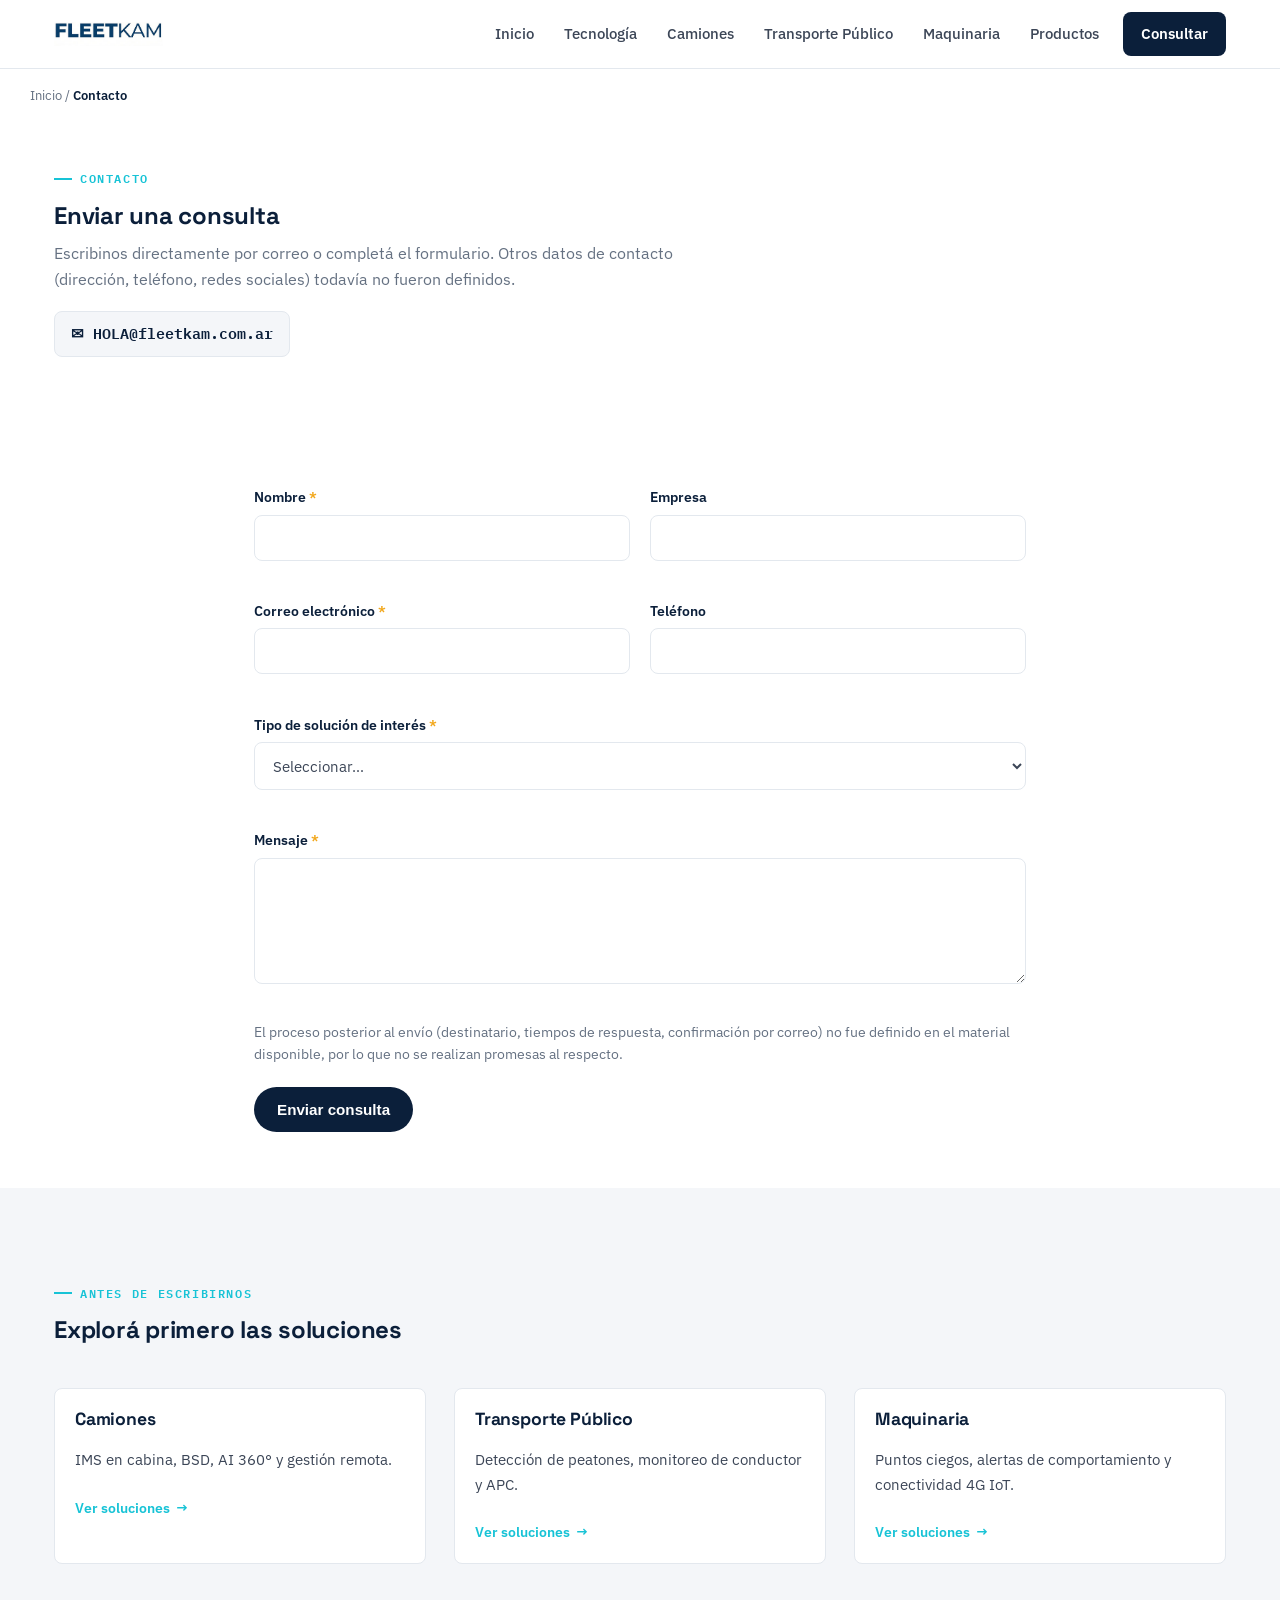
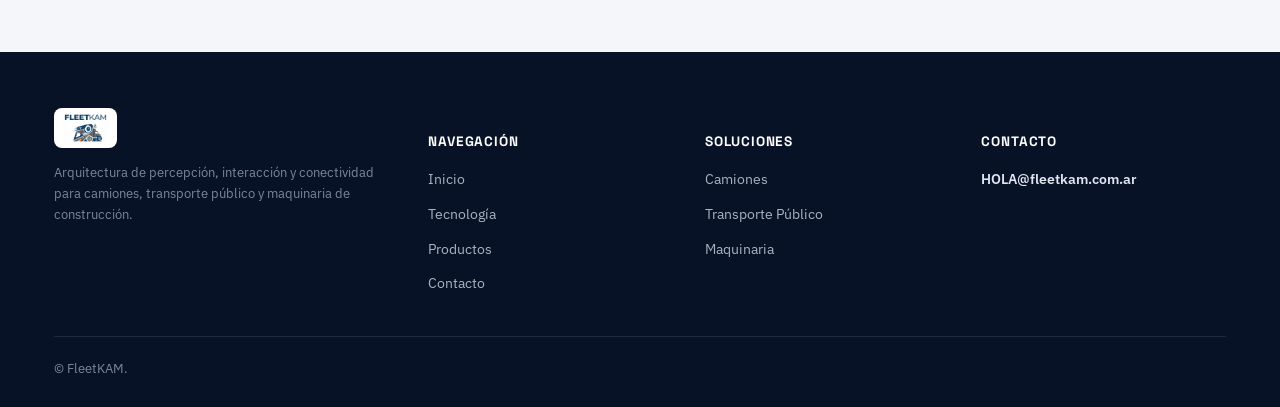
<file: contacto.html>
<!DOCTYPE html>
<html lang="es">
<head>
<meta charset="UTF-8">
<meta name="viewport" content="width=device-width, initial-scale=1.0">
<title>Contacto | FleetKAM</title>
<meta name="description" content="Consulta a FleetKAM sobre soluciones de percepción con IA. Contamos con experiencia en camiones, transporte público y maquinaria.">
<link rel="icon" href="favicon.png">
<link rel="preconnect" href="https://fonts.googleapis.com">
<link href="https://fonts.googleapis.com/css2?family=Space+Grotesk:wght@500;600;700&family=IBM+Plex+Sans:wght@400;500;600;700&family=IBM+Plex+Mono:wght@500;600;700&display=swap" rel="stylesheet">
<link rel="stylesheet" href="style.css">
</head>
<body>
<a class="skip-link" href="#main">Saltar al contenido principal</a>

<header class="site-header">
  <div class="header-inner">
    <a class="brand" href="index.html" aria-label="FleetKAM — Inicio"><img src="logo-wordmark.png" alt="FleetKAM"></a>
    <button class="nav-toggle" aria-label="Abrir menú de navegación" aria-expanded="false"><span></span></button>
    <nav class="main-nav" aria-label="Navegación principal">
      <a href="index.html">Inicio</a>
      <a href="tecnologia.html">Tecnología</a>
      <a href="camiones.html">Camiones</a>
      <a href="transporte-publico.html">Transporte Público</a>
      <a href="maquinaria.html">Maquinaria</a>
      <a href="productos.html">Productos</a>
      <a href="contacto.html" class="nav-cta" aria-current="page">Consultar</a>
    </nav>
  </div>
</header>

<main id="main">
  <div class="container breadcrumbs"><a href="index.html">Inicio</a> / <span aria-current="page">Contacto</span></div>

  <section class="section-tight">
    <div class="container">
      <p class="eyebrow">Contacto</p>
      <h1>Enviar una consulta</h1>
      <p class="small" style="font-size:1rem; max-width:64ch;">Escribinos directamente por correo o completá el formulario. Otros datos de contacto (dirección, teléfono, redes sociales) todavía no fueron definidos.</p>
      <p style="margin:18px 0;"><a class="contact-email" href="mailto:HOLA@fleetkam.com.ar">✉ HOLA@fleetkam.com.ar</a></p>
    </div>
  </section>

  <section class="section-tight">
    <div class="container" style="max-width:820px;">
      <form id="contact-form" action="https://formspree.io/f/mkjnrwog" method="POST" novalidate>
        <div class="form-grid">
          <div class="field">
            <label for="f-name">Nombre <span class="req">*</span></label>
            <input type="text" id="f-name" name="name" autocomplete="name" required>
            <span class="error-msg" role="alert"></span>
          </div>
          <div class="field">
            <label for="f-company">Empresa</label>
            <input type="text" id="f-company" name="company" autocomplete="organization">
            <span class="error-msg" role="alert"></span>
          </div>
          <div class="field">
            <label for="f-email">Correo electrónico <span class="req">*</span></label>
            <input type="email" id="f-email" name="email" autocomplete="email" required>
            <span class="error-msg" role="alert"></span>
          </div>
          <div class="field">
            <label for="f-phone">Teléfono</label>
            <input type="tel" id="f-phone" name="phone" autocomplete="tel">
            <span class="error-msg" role="alert"></span>
          </div>
          <div class="field full">
            <label for="f-interest">Tipo de solución de interés <span class="req">*</span></label>
            <select id="f-interest" name="interest" required>
              <option value="">Seleccionar…</option>
              <option value="trucks">Camiones</option>
              <option value="public">Transporte Público</option>
              <option value="machinery">Maquinaria de Construcción</option>
              <option value="technology">Tecnología / percepción con IA en general</option>
              <option value="other">Otra consulta</option>
            </select>
            <span class="error-msg" role="alert"></span>
          </div>
          <div class="field full">
            <label for="f-message">Mensaje <span class="req">*</span></label>
            <textarea id="f-message" name="message" rows="5" required></textarea>
            <span class="error-msg" role="alert"></span>
          </div>
        </div>
        <p class="small" style="margin-top:18px;">El proceso posterior al envío (destinatario, tiempos de respuesta, confirmación por correo) no fue definido en el material disponible, por lo que no se realizan promesas al respecto.</p>
        <button type="submit" class="btn btn-dark" style="margin-top:8px;">Enviar consulta</button>
        <div id="form-status" class="form-status" role="status" aria-live="polite"></div>
      </form>
    </div>
  </section>

  <section class="section section-alt">
    <div class="container">
      <div class="section-head">
        <p class="eyebrow">Antes de escribirnos</p>
        <h2>Explorá primero las soluciones</h2>
      </div>
      <div class="grid grid-3">
        <div class="card"><div class="card-body"><h3>Camiones</h3><p>IMS en cabina, BSD, AI 360° y gestión remota.</p><a class="card-link" href="camiones.html">Ver soluciones <span class="arrow">→</span></a></div></div>
        <div class="card"><div class="card-body"><h3>Transporte Público</h3><p>Detección de peatones, monitoreo de conductor y APC.</p><a class="card-link" href="transporte-publico.html">Ver soluciones <span class="arrow">→</span></a></div></div>
        <div class="card"><div class="card-body"><h3>Maquinaria</h3><p>Puntos ciegos, alertas de comportamiento y conectividad 4G IoT.</p><a class="card-link" href="maquinaria.html">Ver soluciones <span class="arrow">→</span></a></div></div>
      </div>
    </div>
  </section>
</main>

<button class="back-top" aria-label="Volver al inicio de la página">↑</button>

<footer class="site-footer">
  <div class="container">
    <div class="footer-grid">
      <div>
        <div class="footer-brand"><img src="logo-full.png" alt="FleetKAM"></div>
        <p class="footer-note">Arquitectura de percepción, interacción y conectividad para camiones, transporte público y maquinaria de construcción.</p>
      </div>
      <div>
        <h5>Navegación</h5>
        <ul>
          <li><a href="index.html">Inicio</a></li>
          <li><a href="tecnologia.html">Tecnología</a></li>
          <li><a href="productos.html">Productos</a></li>
          <li><a href="contacto.html">Contacto</a></li>
        </ul>
      </div>
      <div>
        <h5>Soluciones</h5>
        <ul>
          <li><a href="camiones.html">Camiones</a></li>
          <li><a href="transporte-publico.html">Transporte Público</a></li>
          <li><a href="maquinaria.html">Maquinaria</a></li>
        </ul>
      </div>
      <div>
        <h5>Contacto</h5>
        <ul>
          <li><a class="footer-email" href="mailto:HOLA@fleetkam.com.ar">HOLA@fleetkam.com.ar</a></li>
        </ul>
      </div>
    </div>
    <div class="footer-bottom">
      <span>© FleetKAM.</span>
    </div>
  </div>
</footer>
<script src="main.js"></script>
</body>
</html>
</file>
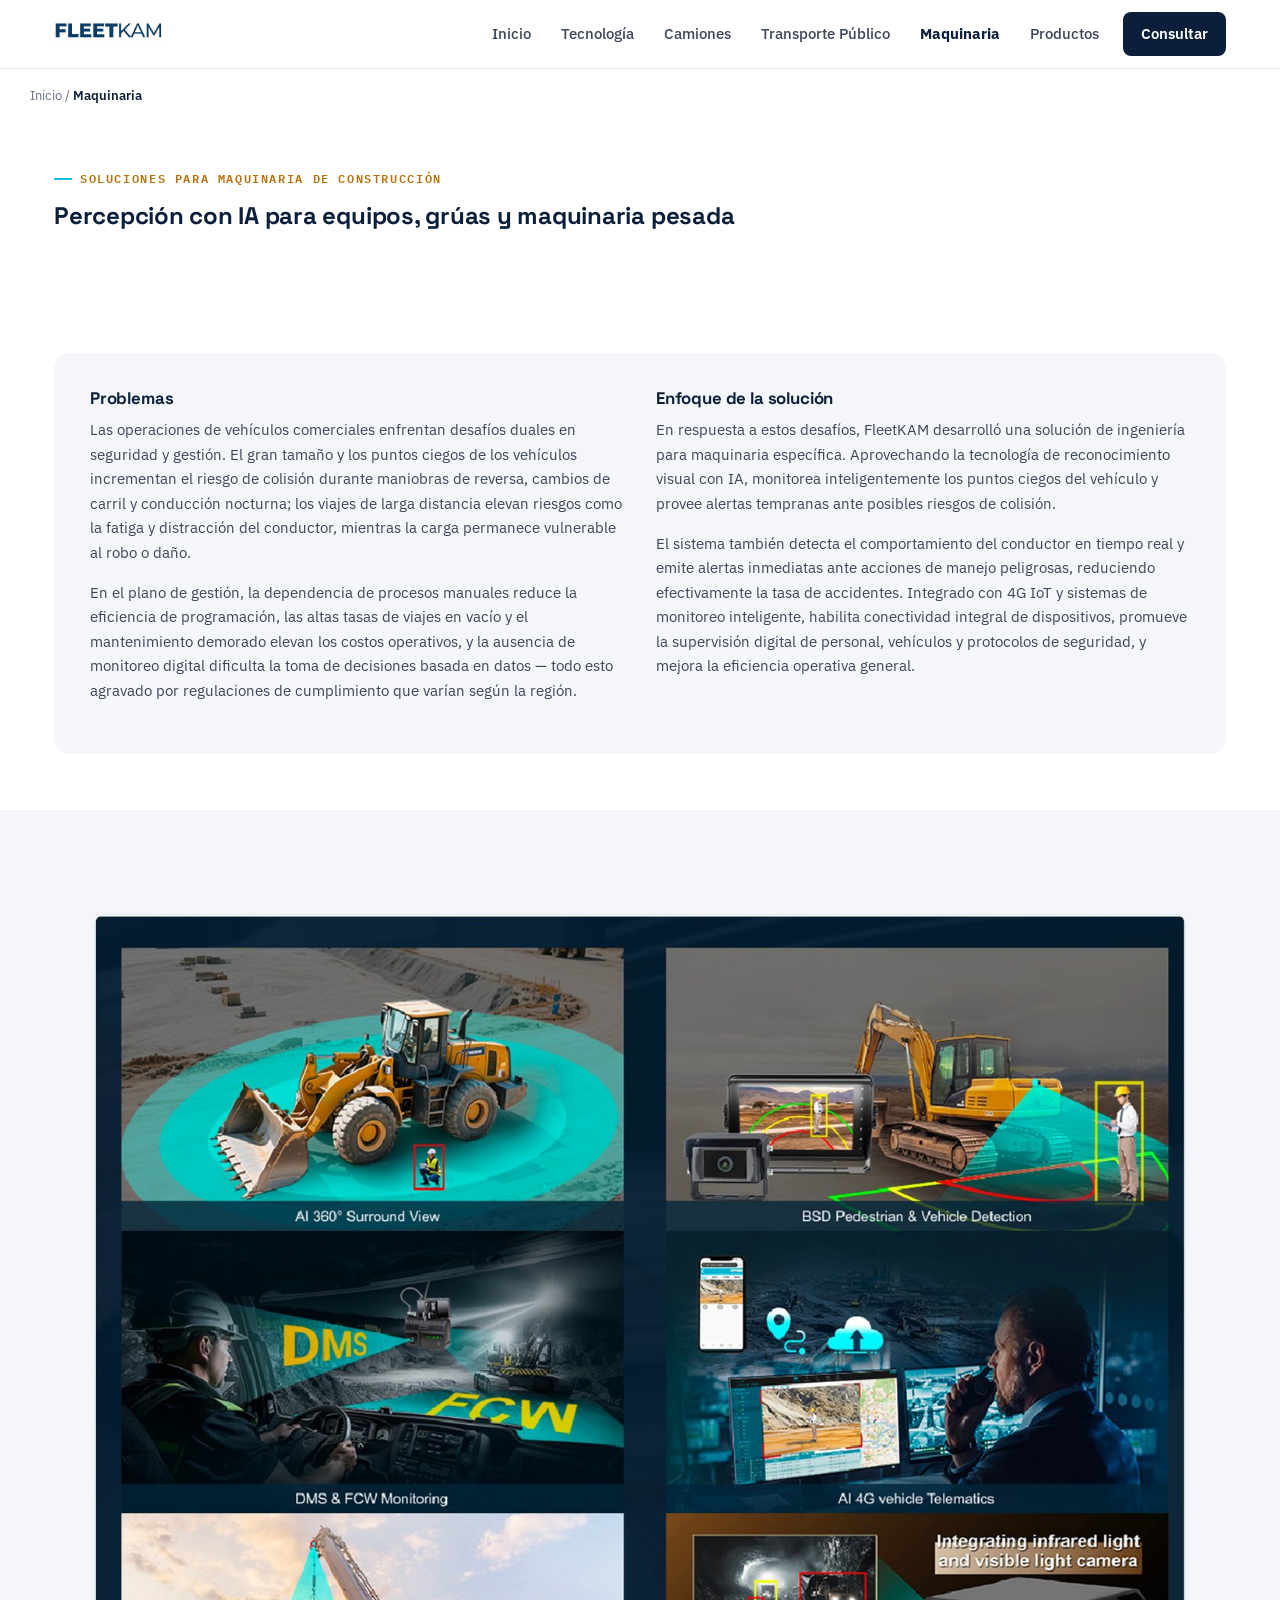
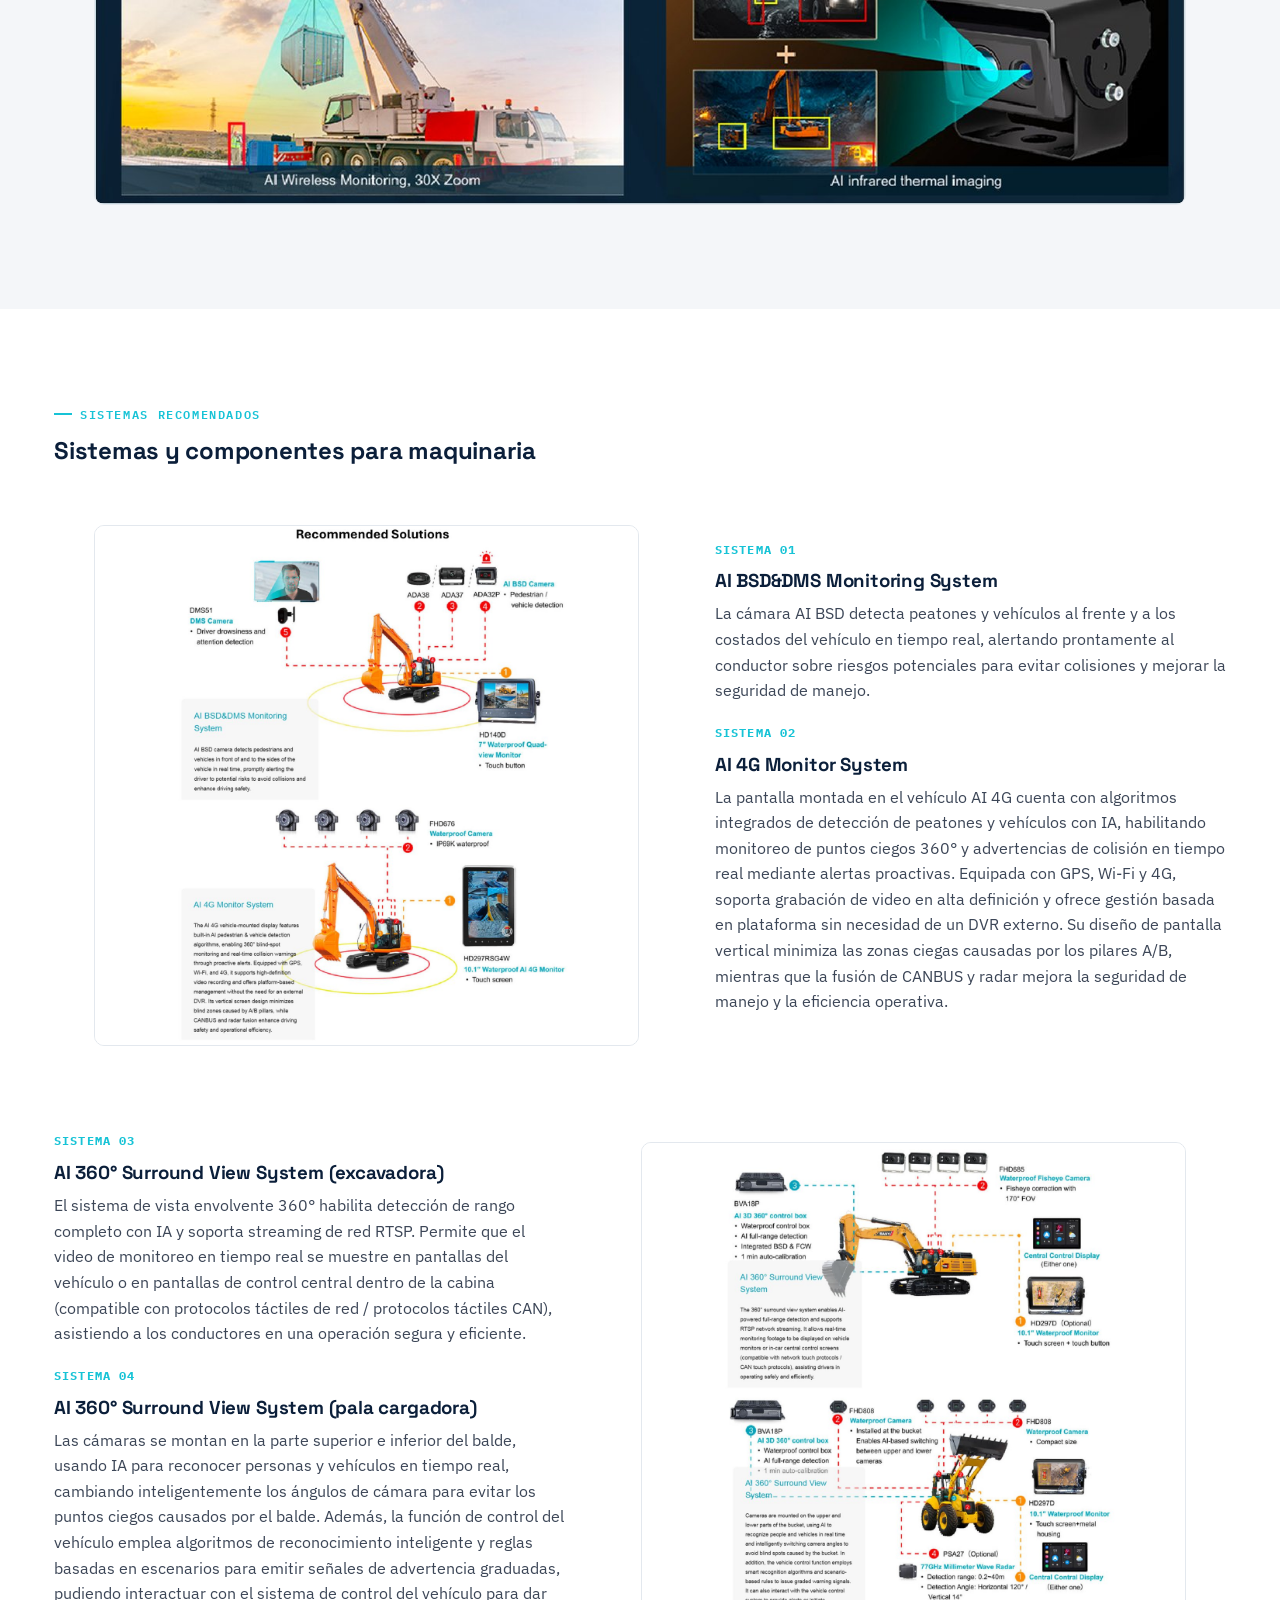
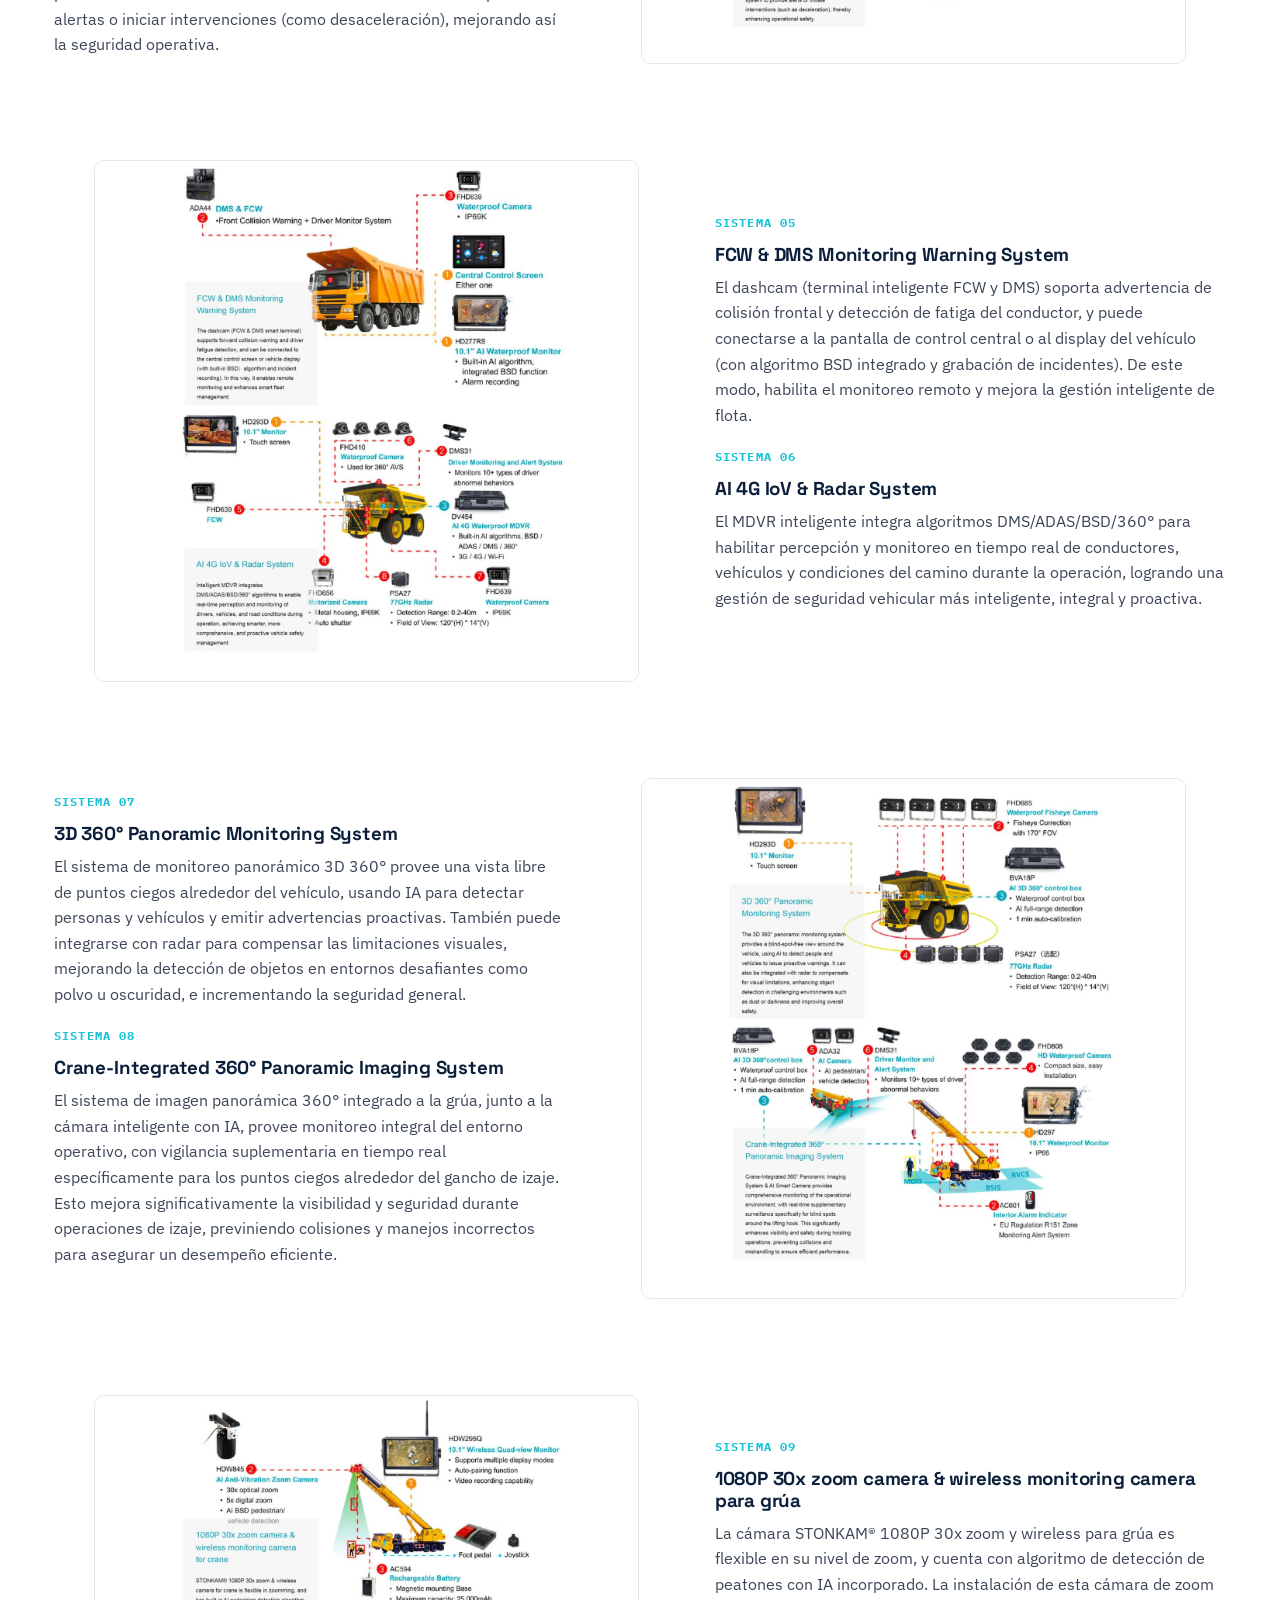
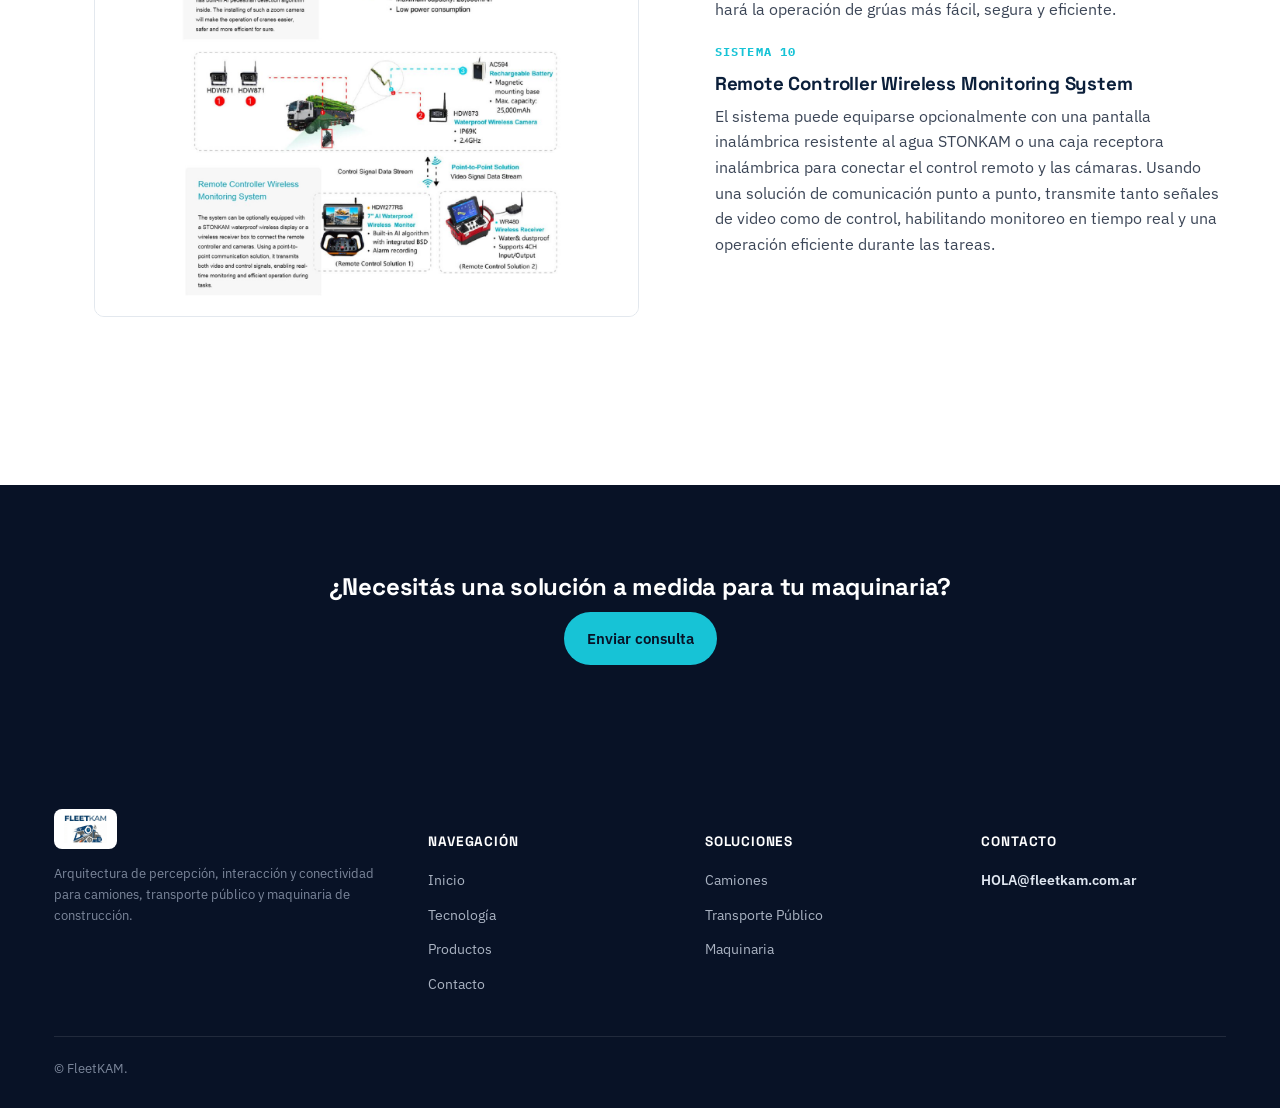
<file: maquinaria.html>
<!DOCTYPE html>
<html lang="es">
<head>
<meta charset="UTF-8">
<meta name="viewport" content="width=device-width, initial-scale=1.0">
<title>Soluciones para Maquinaria de Construcción | FleetKAM</title>
<meta name="description" content="Soluciones para maquinaria de construcción: Puntos ciegos, alertas de comportamiento, radares y conectividad 4G IoT integrada.">
<link rel="icon" href="favicon.png">
<link rel="preconnect" href="https://fonts.googleapis.com">
<link href="https://fonts.googleapis.com/css2?family=Space+Grotesk:wght@500;600;700&family=IBM+Plex+Sans:wght@400;500;600;700&family=IBM+Plex+Mono:wght@500;600;700&display=swap" rel="stylesheet">
<link rel="stylesheet" href="style.css">
</head>
<body>
<a class="skip-link" href="#main">Saltar al contenido principal</a>

<header class="site-header">
  <div class="header-inner">
    <a class="brand" href="index.html" aria-label="FleetKAM — Inicio"><img src="logo-wordmark.png" alt="FleetKAM"></a>
    <button class="nav-toggle" aria-label="Abrir menú de navegación" aria-expanded="false"><span></span></button>
    <nav class="main-nav" aria-label="Navegación principal">
      <a href="index.html">Inicio</a>
      <a href="tecnologia.html">Tecnología</a>
      <a href="camiones.html">Camiones</a>
      <a href="transporte-publico.html">Transporte Público</a>
      <a href="maquinaria.html" aria-current="page">Maquinaria</a>
      <a href="productos.html">Productos</a>
      <a href="contacto.html" class="nav-cta">Consultar</a>
    </nav>
  </div>
</header>

<main id="main">
  <div class="container breadcrumbs"><a href="index.html">Inicio</a> / <span aria-current="page">Maquinaria</span></div>

  <section class="section-tight">
    <div class="container">
      <p class="eyebrow tag-machinery" style="background:none; padding:0;">Soluciones para maquinaria de construcción</p>
      <h1>Percepción con IA para equipos, grúas y maquinaria pesada</h1>
    </div>
  </section>

  <section class="section-tight">
    <div class="container">
      <div class="problem-panel">
        <div class="col">
          <h3>Problemas</h3>
          <p>Las operaciones de vehículos comerciales enfrentan desafíos duales en seguridad y gestión. El gran tamaño y los puntos ciegos de los vehículos incrementan el riesgo de colisión durante maniobras de reversa, cambios de carril y conducción nocturna; los viajes de larga distancia elevan riesgos como la fatiga y distracción del conductor, mientras la carga permanece vulnerable al robo o daño.</p>
          <p>En el plano de gestión, la dependencia de procesos manuales reduce la eficiencia de programación, las altas tasas de viajes en vacío y el mantenimiento demorado elevan los costos operativos, y la ausencia de monitoreo digital dificulta la toma de decisiones basada en datos — todo esto agravado por regulaciones de cumplimiento que varían según la región.</p>
        </div>
        <div class="col">
          <h3>Enfoque de la solución</h3>
          <p>En respuesta a estos desafíos, FleetKAM desarrolló una solución de ingeniería para maquinaria específica. Aprovechando la tecnología de reconocimiento visual con IA, monitorea inteligentemente los puntos ciegos del vehículo y provee alertas tempranas ante posibles riesgos de colisión.</p>
          <p>El sistema también detecta el comportamiento del conductor en tiempo real y emite alertas inmediatas ante acciones de manejo peligrosas, reduciendo efectivamente la tasa de accidentes. Integrado con 4G IoT y sistemas de monitoreo inteligente, habilita conectividad integral de dispositivos, promueve la supervisión digital de personal, vehículos y protocolos de seguridad, y mejora la eficiencia operativa general.</p>
        </div>
      </div>
    </div>
  </section>

  <section class="section section-alt">
    <div class="container">
      <figure class="diagram-figure">
        <img src="machinery-hero.jpg" alt="AI 360° Surround View en pala cargadora, BSD Pedestrian & Vehicle Detection en excavadora, DMS & FCW Monitoring, AI 4G vehicle Telematics y AI infrared thermal imaging." loading="lazy">
      </figure>
    </div>
  </section>

  <section class="section">
    <div class="container">
      <div class="section-head">
        <p class="eyebrow">Sistemas recomendados</p>
        <h2>Sistemas y componentes para maquinaria</h2>
      </div>

      <div class="diagram-block">
        <div class="diagram-text">
          <p class="kicker">Sistema 01</p>
          <h3>AI BSD&amp;DMS Monitoring System</h3>
          <p>La cámara AI BSD detecta peatones y vehículos al frente y a los costados del vehículo en tiempo real, alertando prontamente al conductor sobre riesgos potenciales para evitar colisiones y mejorar la seguridad de manejo.</p>
          <p class="kicker" style="margin-top:20px;">Sistema 02</p>
          <h3>AI 4G Monitor System</h3>
          <p>La pantalla montada en el vehículo AI 4G cuenta con algoritmos integrados de detección de peatones y vehículos con IA, habilitando monitoreo de puntos ciegos 360° y advertencias de colisión en tiempo real mediante alertas proactivas. Equipada con GPS, Wi-Fi y 4G, soporta grabación de video en alta definición y ofrece gestión basada en plataforma sin necesidad de un DVR externo. Su diseño de pantalla vertical minimiza las zonas ciegas causadas por los pilares A/B, mientras que la fusión de CANBUS y radar mejora la seguridad de manejo y la eficiencia operativa.</p>
        </div>
        <figure class="diagram-figure">
          <img src="machinery-diagram-1.jpg" alt="Diagrama del AI BSD&DMS Monitoring System (DMS51, ADA38, ADA37, ADA32P, HD140D) y AI 4G Monitor System (FHD676, HD297RSG4W) en excavadora." loading="lazy">
        </figure>
      </div>

      <div class="diagram-block">
        <div class="diagram-text">
          <p class="kicker">Sistema 03</p>
          <h3>AI 360° Surround View System (excavadora)</h3>
          <p>El sistema de vista envolvente 360° habilita detección de rango completo con IA y soporta streaming de red RTSP. Permite que el video de monitoreo en tiempo real se muestre en pantallas del vehículo o en pantallas de control central dentro de la cabina (compatible con protocolos táctiles de red / protocolos táctiles CAN), asistiendo a los conductores en una operación segura y eficiente.</p>
          <p class="kicker" style="margin-top:20px;">Sistema 04</p>
          <h3>AI 360° Surround View System (pala cargadora)</h3>
          <p>Las cámaras se montan en la parte superior e inferior del balde, usando IA para reconocer personas y vehículos en tiempo real, cambiando inteligentemente los ángulos de cámara para evitar los puntos ciegos causados por el balde. Además, la función de control del vehículo emplea algoritmos de reconocimiento inteligente y reglas basadas en escenarios para emitir señales de advertencia graduadas, pudiendo interactuar con el sistema de control del vehículo para dar alertas o iniciar intervenciones (como desaceleración), mejorando así la seguridad operativa.</p>
        </div>
        <figure class="diagram-figure">
          <img src="machinery-diagram-2.jpg" alt="Diagrama del AI 360° Surround View System con BVA18P, FHD685, HD297D y PSA27 en excavadora y pala cargadora." loading="lazy">
        </figure>
      </div>

      <div class="diagram-block">
        <div class="diagram-text">
          <p class="kicker">Sistema 05</p>
          <h3>FCW &amp; DMS Monitoring Warning System</h3>
          <p>El dashcam (terminal inteligente FCW y DMS) soporta advertencia de colisión frontal y detección de fatiga del conductor, y puede conectarse a la pantalla de control central o al display del vehículo (con algoritmo BSD integrado y grabación de incidentes). De este modo, habilita el monitoreo remoto y mejora la gestión inteligente de flota.</p>
          <p class="kicker" style="margin-top:20px;">Sistema 06</p>
          <h3>AI 4G IoV &amp; Radar System</h3>
          <p>El MDVR inteligente integra algoritmos DMS/ADAS/BSD/360° para habilitar percepción y monitoreo en tiempo real de conductores, vehículos y condiciones del camino durante la operación, logrando una gestión de seguridad vehicular más inteligente, integral y proactiva.</p>
        </div>
        <figure class="diagram-figure">
          <img src="machinery-diagram-3.jpg" alt="Diagrama del FCW & DMS Monitoring Warning System (ADA44, FHD639, HD277RS) y AI 4G IoV & Radar System (HD293D, FHD410, DMS31, DV454, FHD656, PSA27) en camión volcador." loading="lazy">
        </figure>
      </div>

      <div class="diagram-block">
        <div class="diagram-text">
          <p class="kicker">Sistema 07</p>
          <h3>3D 360° Panoramic Monitoring System</h3>
          <p>El sistema de monitoreo panorámico 3D 360° provee una vista libre de puntos ciegos alrededor del vehículo, usando IA para detectar personas y vehículos y emitir advertencias proactivas. También puede integrarse con radar para compensar las limitaciones visuales, mejorando la detección de objetos en entornos desafiantes como polvo u oscuridad, e incrementando la seguridad general.</p>
          <p class="kicker" style="margin-top:20px;">Sistema 08</p>
          <h3>Crane-Integrated 360° Panoramic Imaging System</h3>
          <p>El sistema de imagen panorámica 360° integrado a la grúa, junto a la cámara inteligente con IA, provee monitoreo integral del entorno operativo, con vigilancia suplementaria en tiempo real específicamente para los puntos ciegos alrededor del gancho de izaje. Esto mejora significativamente la visibilidad y seguridad durante operaciones de izaje, previniendo colisiones y manejos incorrectos para asegurar un desempeño eficiente.</p>
        </div>
        <figure class="diagram-figure">
          <img src="machinery-diagram-4.jpg" alt="Diagrama del 3D 360° Panoramic Monitoring System (HD293D, FHD685, BVA18P, PSA27) y Crane-Integrated 360° Panoramic Imaging System (ADA32, DMS31, FHD808, HD297, AC601) en camión volquete y grúa." loading="lazy">
        </figure>
      </div>

      <div class="diagram-block">
        <div class="diagram-text">
          <p class="kicker">Sistema 09</p>
          <h3>1080P 30x zoom camera &amp; wireless monitoring camera para grúa</h3>
          <p>La cámara STONKAM® 1080P 30x zoom y wireless para grúa es flexible en su nivel de zoom, y cuenta con algoritmo de detección de peatones con IA incorporado. La instalación de esta cámara de zoom hará la operación de grúas más fácil, segura y eficiente.</p>
          <p class="kicker" style="margin-top:20px;">Sistema 10</p>
          <h3>Remote Controller Wireless Monitoring System</h3>
          <p>El sistema puede equiparse opcionalmente con una pantalla inalámbrica resistente al agua STONKAM o una caja receptora inalámbrica para conectar el control remoto y las cámaras. Usando una solución de comunicación punto a punto, transmite tanto señales de video como de control, habilitando monitoreo en tiempo real y una operación eficiente durante las tareas.</p>
        </div>
        <figure class="diagram-figure">
          <img src="machinery-diagram-5.jpg" alt="Diagrama del sistema de zoom 30x para grúa (HDW845, AC594) y Remote Controller Wireless Monitoring System (HDW871, HDW873, HDW277RS, WR480)." loading="lazy">
        </figure>
      </div>
    </div>
  </section>

  <section class="section section-dark text-center">
    <div class="container">
      <h2>¿Necesitás una solución a medida para tu maquinaria?</h2>
      <a class="btn btn-primary" href="contacto.html">Enviar consulta</a>
    </div>
  </section>
</main>

<button class="back-top" aria-label="Volver al inicio de la página">↑</button>

<footer class="site-footer">
  <div class="container">
    <div class="footer-grid">
      <div>
        <div class="footer-brand"><img src="logo-full.png" alt="FleetKAM"></div>
        <p class="footer-note">Arquitectura de percepción, interacción y conectividad para camiones, transporte público y maquinaria de construcción.</p>
      </div>
      <div>
        <h5>Navegación</h5>
        <ul>
          <li><a href="index.html">Inicio</a></li>
          <li><a href="tecnologia.html">Tecnología</a></li>
          <li><a href="productos.html">Productos</a></li>
          <li><a href="contacto.html">Contacto</a></li>
        </ul>
      </div>
      <div>
        <h5>Soluciones</h5>
        <ul>
          <li><a href="camiones.html">Camiones</a></li>
          <li><a href="transporte-publico.html">Transporte Público</a></li>
          <li><a href="maquinaria.html">Maquinaria</a></li>
        </ul>
      </div>
      <div>
        <h5>Contacto</h5>
        <ul>
          <li><a class="footer-email" href="mailto:HOLA@fleetkam.com.ar">HOLA@fleetkam.com.ar</a></li>
        </ul>
      </div>
    </div>
    <div class="footer-bottom">
      <span>© FleetKAM.</span>
    </div>
  </div>
</footer>
<script src="main.js"></script>
</body>
</html>
</file>
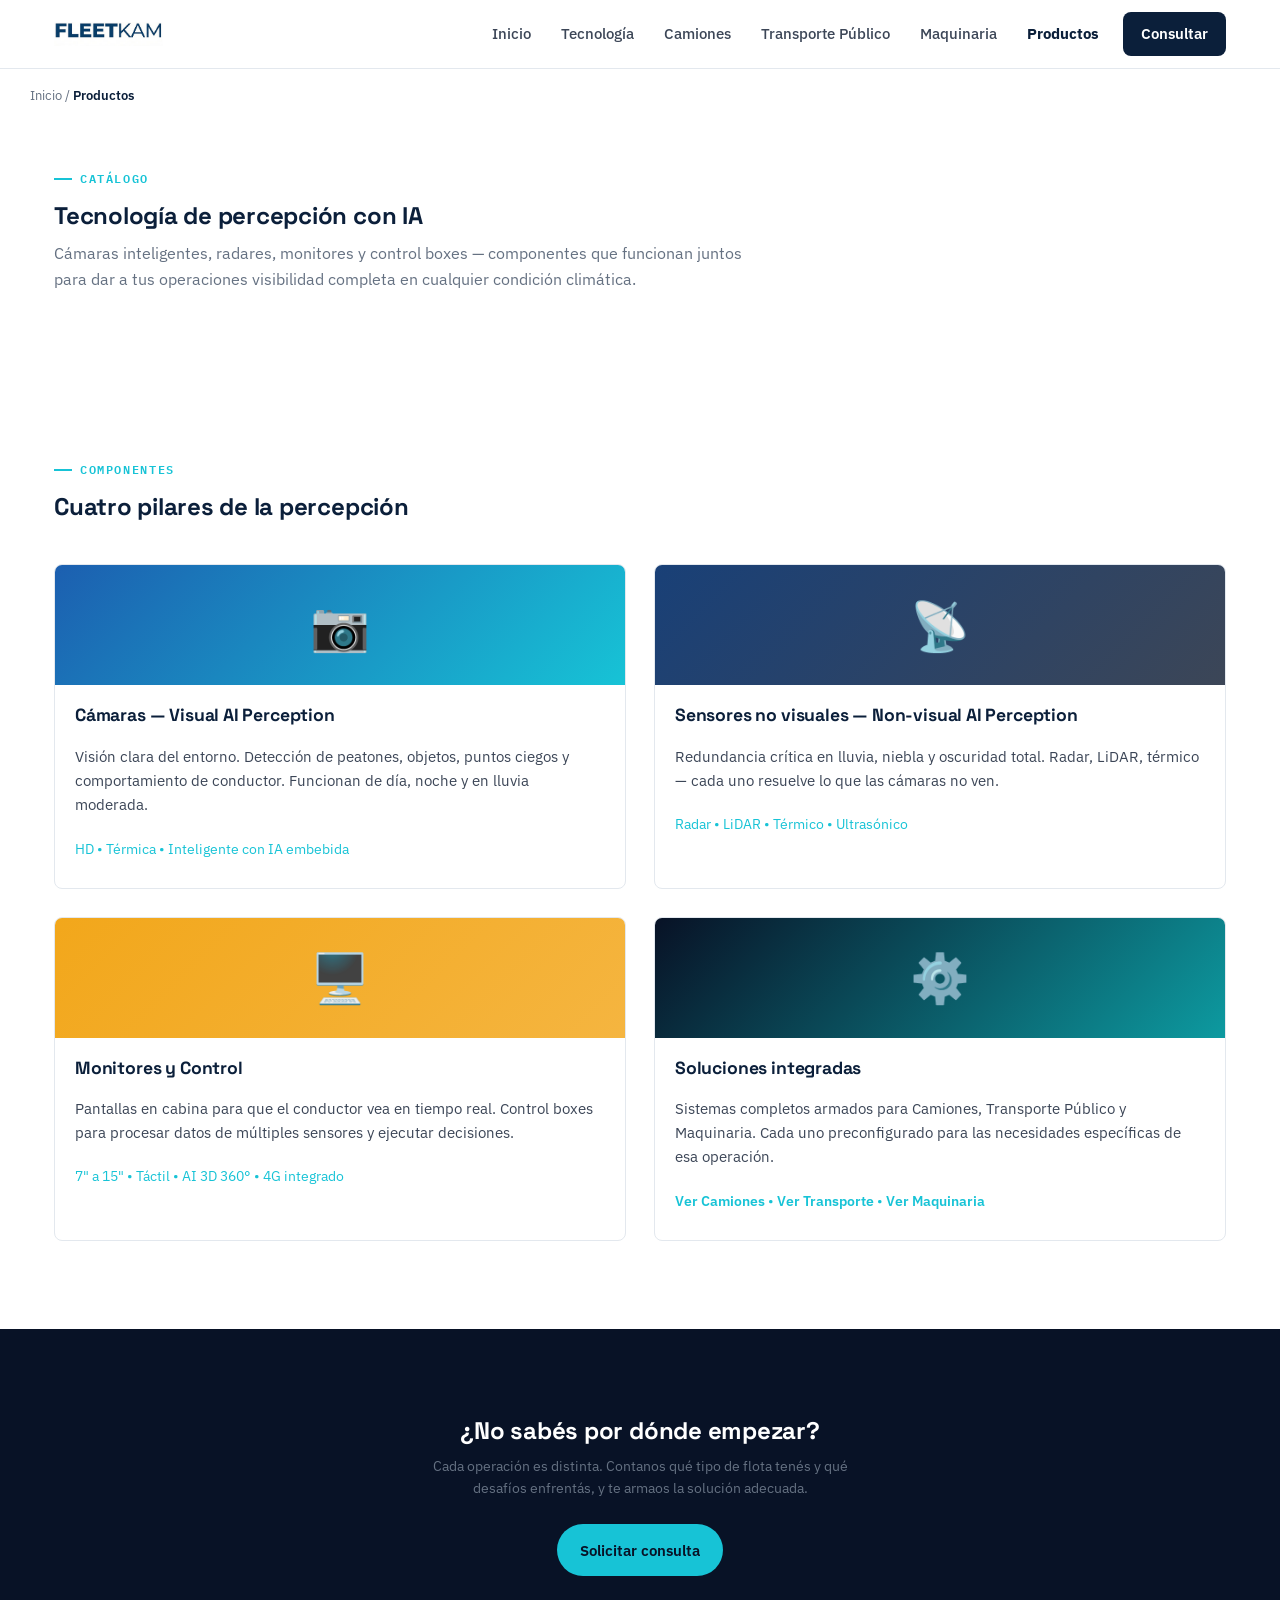
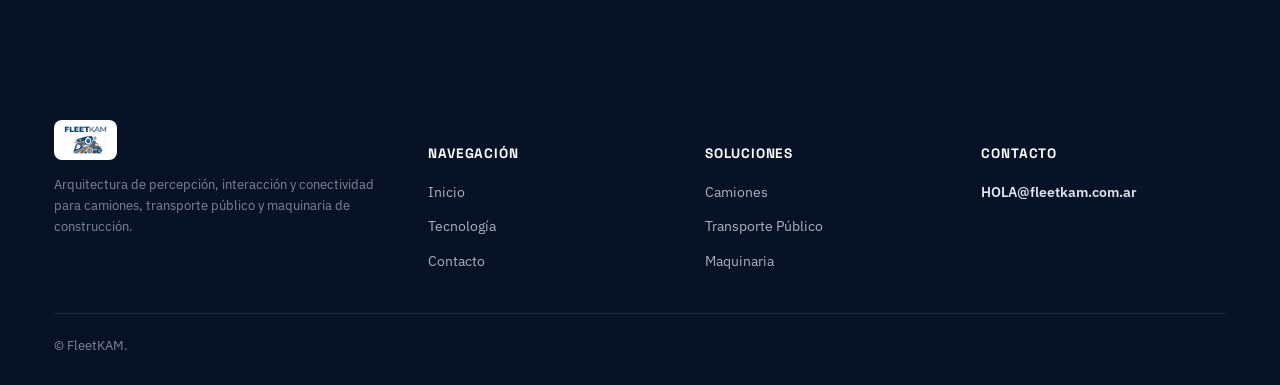
<file: productos.html>
<!DOCTYPE html>
<html lang="es">
<head>
<meta charset="UTF-8">
<meta name="viewport" content="width=device-width, initial-scale=1.0">
<title>Productos y Sistemas | FleetKAM</title>
<meta name="description" content="Cámaras, radares, monitores y control boxes: componentes de IA que funcionan juntos para visibilidad completa en cualquier condición.">
<link rel="icon" href="favicon.png">
<link rel="preconnect" href="https://fonts.googleapis.com">
<link href="https://fonts.googleapis.com/css2?family=Space+Grotesk:wght@500;600;700&family=IBM+Plex+Sans:wght@400;500;600;700&family=IBM+Plex+Mono:wght@500;600;700&display=swap" rel="stylesheet">
<link rel="stylesheet" href="style.css">
</head>
<body>
<a class="skip-link" href="#main">Saltar al contenido principal</a>

<header class="site-header">
  <div class="header-inner">
    <a class="brand" href="index.html" aria-label="FleetKAM — Inicio"><img src="logo-wordmark.png" alt="FleetKAM"></a>
    <button class="nav-toggle" aria-label="Abrir menú de navegación" aria-expanded="false"><span></span></button>
    <nav class="main-nav" aria-label="Navegación principal">
      <a href="index.html">Inicio</a>
      <a href="tecnologia.html">Tecnología</a>
      <a href="camiones.html">Camiones</a>
      <a href="transporte-publico.html">Transporte Público</a>
      <a href="maquinaria.html">Maquinaria</a>
      <a href="productos.html" aria-current="page">Productos</a>
      <a href="contacto.html" class="nav-cta">Consultar</a>
    </nav>
  </div>
</header>

<main id="main">
  <div class="container breadcrumbs"><a href="index.html">Inicio</a> / <span aria-current="page">Productos</span></div>

  <section class="section-tight">
    <div class="container">
      <p class="eyebrow">Catálogo</p>
      <h1>Tecnología de percepción con IA</h1>
      <p class="small" style="font-size:1rem; max-width:70ch;">Cámaras inteligentes, radares, monitores y control boxes — componentes que funcionan juntos para dar a tus operaciones visibilidad completa en cualquier condición climática.</p>
    </div>
  </section>

  <section class="section">
    <div class="container">
      <div class="section-head">
        <p class="eyebrow">Componentes</p>
        <h2>Cuatro pilares de la percepción</h2>
      </div>

      <div class="grid grid-2">
        <div class="card">
          <div class="card-media" style="background: linear-gradient(135deg, #1c5fb0 0%, #17c3d6 100%); display:flex; align-items:center; justify-content:center; color:#fff;"><span style="font-size:3rem;">📷</span></div>
          <div class="card-body">
            <h3>Cámaras — Visual AI Perception</h3>
            <p>Visión clara del entorno. Detección de peatones, objetos, puntos ciegos y comportamiento de conductor. Funcionan de día, noche y en lluvia moderada.</p>
            <p style="font-size:.9rem; color:var(--cyan-400); margin-top:12px;">HD • Térmica • Inteligente con IA embebida</p>
          </div>
        </div>

        <div class="card">
          <div class="card-media" style="background: linear-gradient(135deg, #194077 0%, #3c4657 100%); display:flex; align-items:center; justify-content:center; color:#fff;"><span style="font-size:3rem;">📡</span></div>
          <div class="card-body">
            <h3>Sensores no visuales — Non-visual AI Perception</h3>
            <p>Redundancia crítica en lluvia, niebla y oscuridad total. Radar, LiDAR, térmico — cada uno resuelve lo que las cámaras no ven.</p>
            <p style="font-size:.9rem; color:var(--cyan-400); margin-top:12px;">Radar • LiDAR • Térmico • Ultrasónico</p>
          </div>
        </div>

        <div class="card">
          <div class="card-media" style="background: linear-gradient(135deg, #f2a71b 0%, #f5b540 100%); display:flex; align-items:center; justify-content:center; color:#fff;"><span style="font-size:3rem;">🖥️</span></div>
          <div class="card-body">
            <h3>Monitores y Control</h3>
            <p>Pantallas en cabina para que el conductor vea en tiempo real. Control boxes para procesar datos de múltiples sensores y ejecutar decisiones.</p>
            <p style="font-size:.9rem; color:var(--cyan-400); margin-top:12px;">7" a 15" • Táctil • AI 3D 360° • 4G integrado</p>
          </div>
        </div>

        <div class="card">
          <div class="card-media" style="background: linear-gradient(135deg, #081226 0%, #0d9aa0 100%); display:flex; align-items:center; justify-content:center; color:#fff;"><span style="font-size:3rem;">⚙️</span></div>
          <div class="card-body">
            <h3>Soluciones integradas</h3>
            <p>Sistemas completos armados para Camiones, Transporte Público y Maquinaria. Cada uno preconfigurado para las necesidades específicas de esa operación.</p>
            <p style="font-size:.9rem; color:var(--cyan-400); margin-top:12px;"><a href="camiones.html">Ver Camiones</a> • <a href="transporte-publico.html">Ver Transporte</a> • <a href="maquinaria.html">Ver Maquinaria</a></p>
          </div>
        </div>
      </div>
    </div>
  </section>

  <section class="section section-dark text-center">
    <div class="container">
      <h2>¿No sabés por dónde empezar?</h2>
      <p class="small" style="max-width:56ch; margin:0 auto 24px;">Cada operación es distinta. Contanos qué tipo de flota tenés y qué desafíos enfrentás, y te armaos la solución adecuada.</p>
      <a class="btn btn-primary" href="contacto.html">Solicitar consulta</a>
    </div>
  </section>
</main>

<button class="back-top" aria-label="Volver al inicio de la página">↑</button>

<footer class="site-footer">
  <div class="container">
    <div class="footer-grid">
      <div>
        <div class="footer-brand"><img src="logo-full.png" alt="FleetKAM"></div>
        <p class="footer-note">Arquitectura de percepción, interacción y conectividad para camiones, transporte público y maquinaria de construcción.</p>
      </div>
      <div>
        <h5>Navegación</h5>
        <ul>
          <li><a href="index.html">Inicio</a></li>
          <li><a href="tecnologia.html">Tecnología</a></li>
          <li><a href="contacto.html">Contacto</a></li>
        </ul>
      </div>
      <div>
        <h5>Soluciones</h5>
        <ul>
          <li><a href="camiones.html">Camiones</a></li>
          <li><a href="transporte-publico.html">Transporte Público</a></li>
          <li><a href="maquinaria.html">Maquinaria</a></li>
        </ul>
      </div>
      <div>
        <h5>Contacto</h5>
        <ul>
          <li><a class="footer-email" href="mailto:HOLA@fleetkam.com.ar">HOLA@fleetkam.com.ar</a></li>
        </ul>
      </div>
    </div>
    <div class="footer-bottom">
      <span>© FleetKAM.</span>
    </div>
  </div>
</footer>

<script src="main.js"></script>
</body>
</html>
</file>
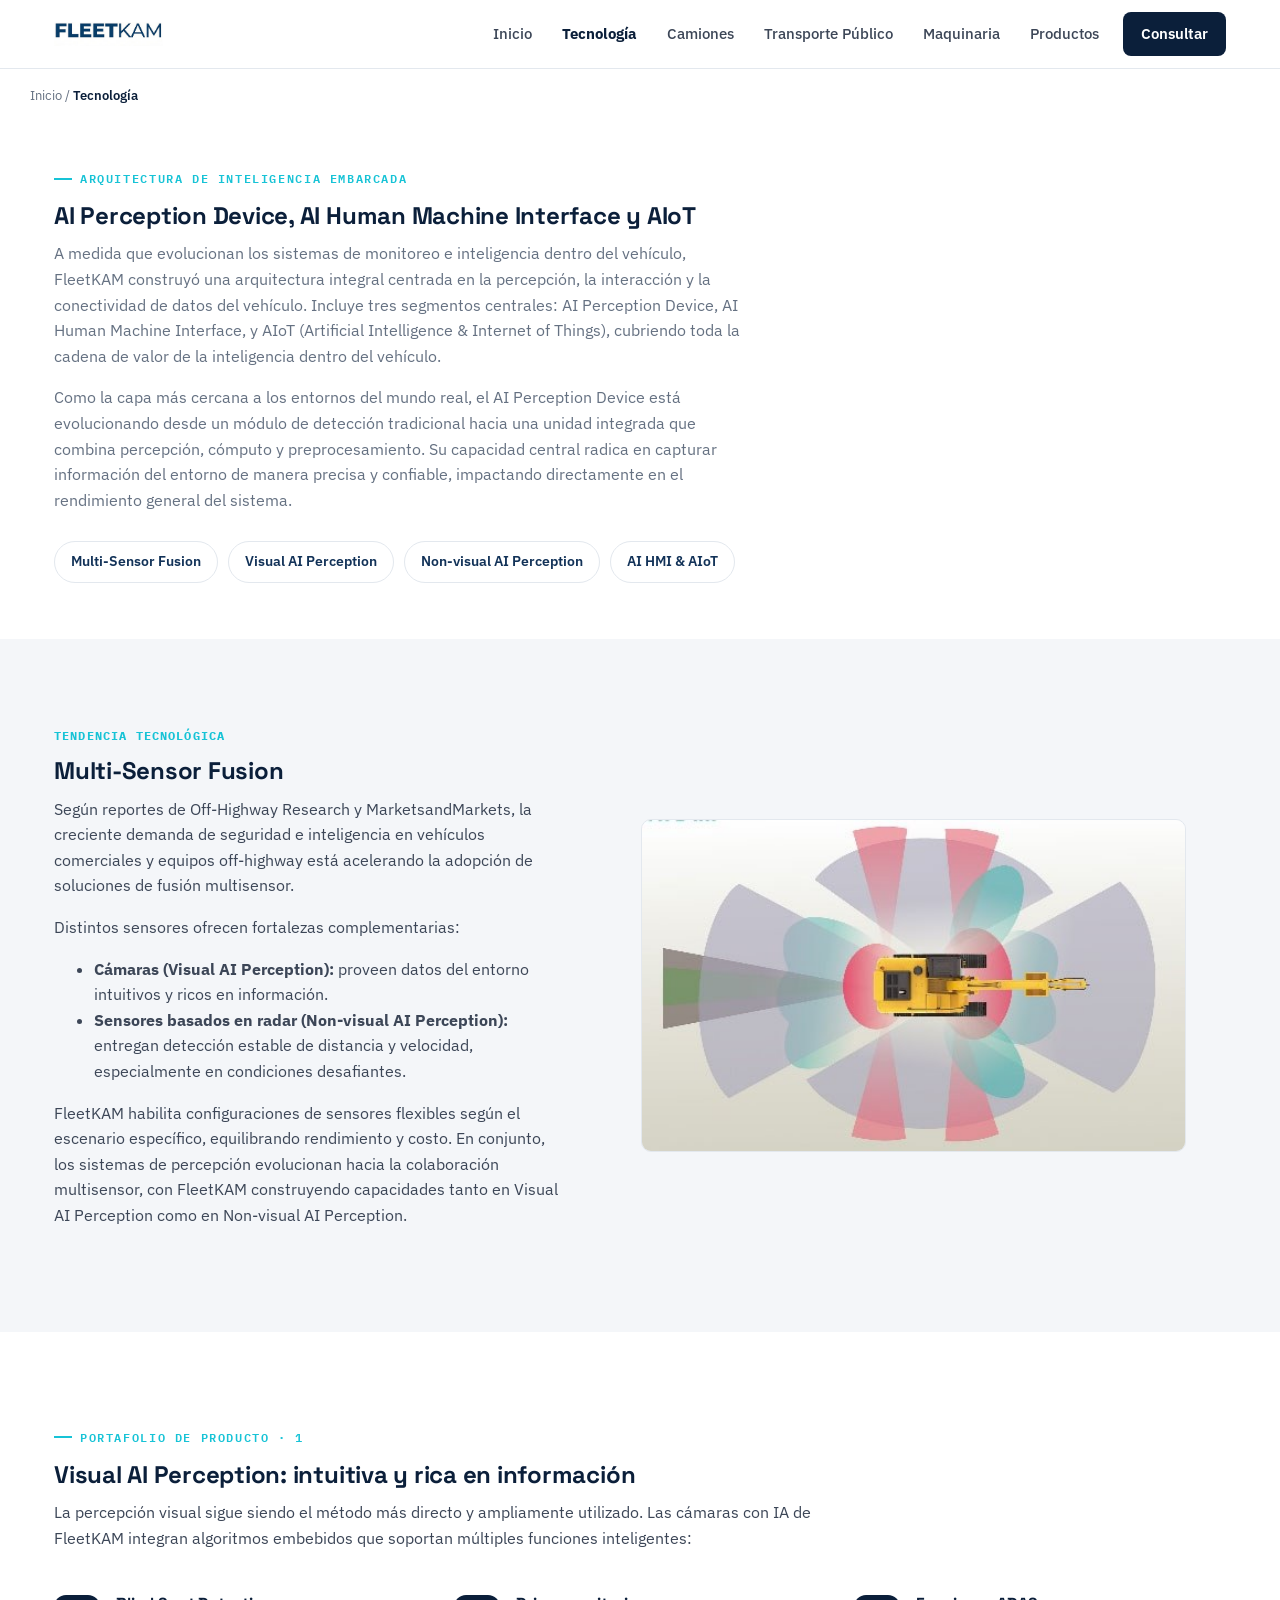
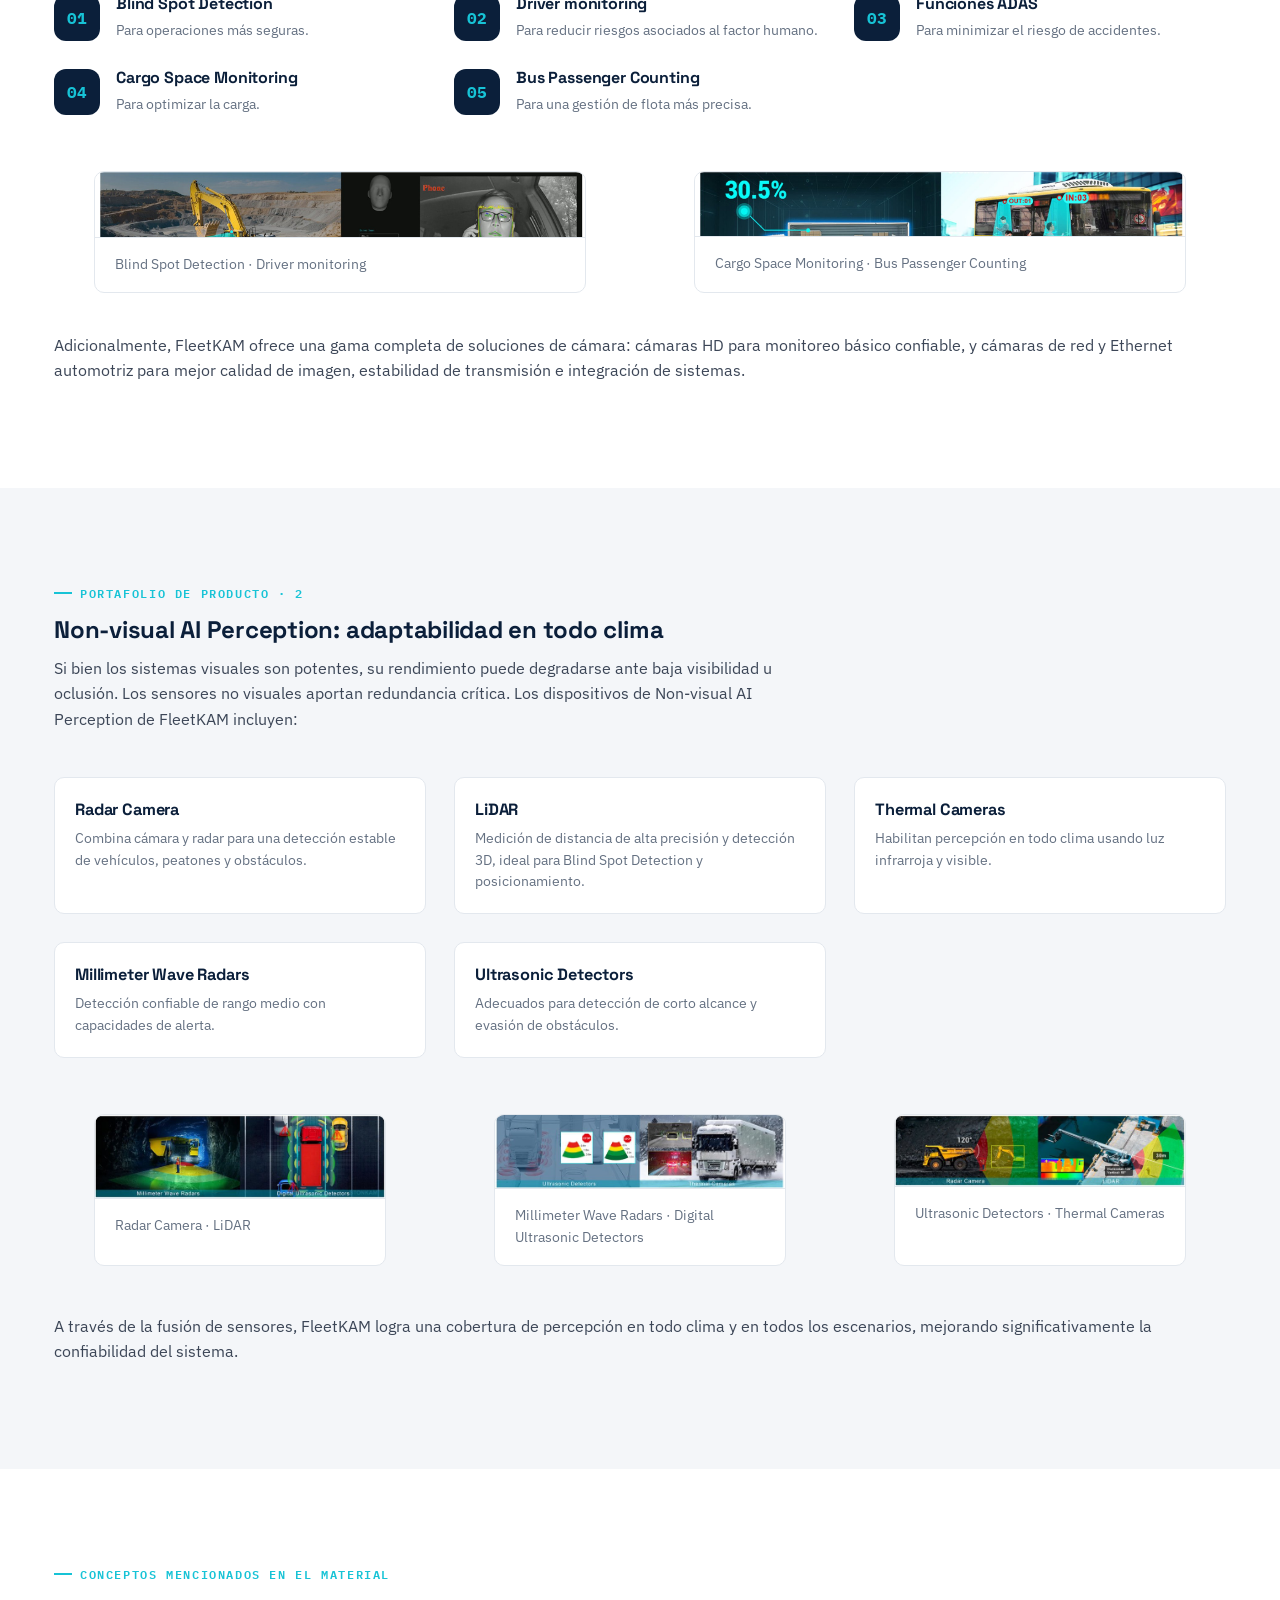
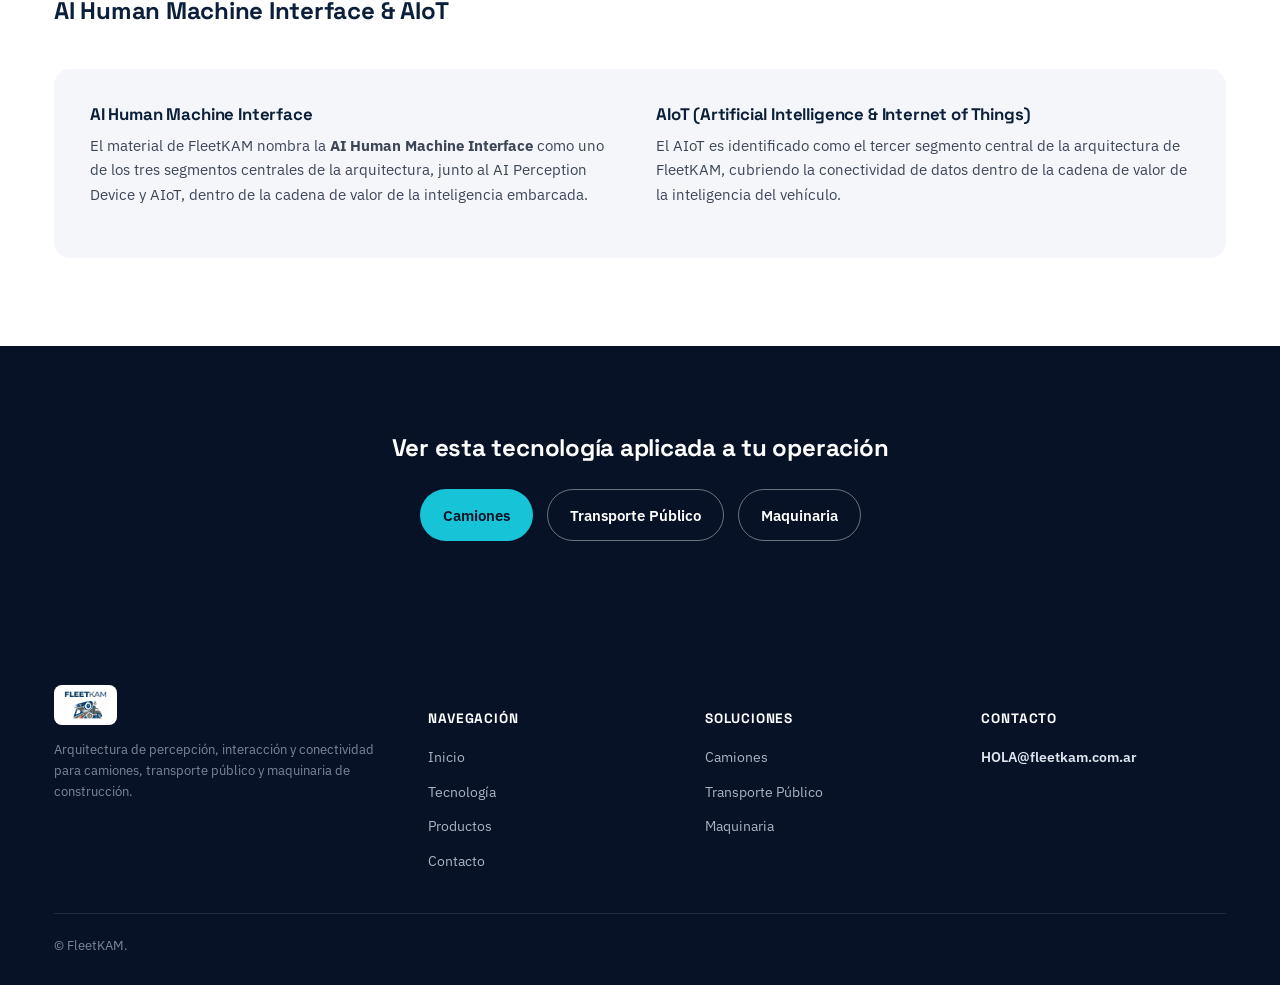
<file: tecnologia.html>
<!DOCTYPE html>
<html lang="es">
<head>
<meta charset="UTF-8">
<meta name="viewport" content="width=device-width, initial-scale=1.0">
<title>Tecnología | AI Perception Device, Visual &amp; Non-visual AI Perception — FleetKAM</title>
<meta name="description" content="Arquitectura de IA multimodal: Visual AI Perception, sensores no-visuales y conectividad de datos para operaciones seguras y compliant.">
<link rel="icon" href="favicon.png">
<link rel="preconnect" href="https://fonts.googleapis.com">
<link href="https://fonts.googleapis.com/css2?family=Space+Grotesk:wght@500;600;700&family=IBM+Plex+Sans:wght@400;500;600;700&family=IBM+Plex+Mono:wght@500;600;700&display=swap" rel="stylesheet">
<link rel="stylesheet" href="style.css">
</head>
<body>
<a class="skip-link" href="#main">Saltar al contenido principal</a>

<header class="site-header">
  <div class="header-inner">
    <a class="brand" href="index.html" aria-label="FleetKAM — Inicio">
      <img src="logo-wordmark.png" alt="FleetKAM">
    </a>
    <button class="nav-toggle" aria-label="Abrir menú de navegación" aria-expanded="false"><span></span></button>
    <nav class="main-nav" aria-label="Navegación principal">
      <a href="index.html">Inicio</a>
      <a href="tecnologia.html" aria-current="page">Tecnología</a>
      <a href="camiones.html">Camiones</a>
      <a href="transporte-publico.html">Transporte Público</a>
      <a href="maquinaria.html">Maquinaria</a>
      <a href="productos.html">Productos</a>
      <a href="contacto.html" class="nav-cta">Consultar</a>
    </nav>
  </div>
</header>

<main id="main">
  <div class="container breadcrumbs">
    <a href="index.html">Inicio</a> / <span aria-current="page">Tecnología</span>
  </div>

  <section class="section-tight">
    <div class="container">
      <p class="eyebrow">Arquitectura de inteligencia embarcada</p>
      <h1>AI Perception Device, AI Human Machine Interface y AIoT</h1>
      <p class="small" style="max-width:70ch; font-size:1rem;">A medida que evolucionan los sistemas de monitoreo e inteligencia dentro del vehículo, FleetKAM construyó una arquitectura integral centrada en la percepción, la interacción y la conectividad de datos del vehículo. Incluye tres segmentos centrales: AI Perception Device, AI Human Machine Interface, y AIoT (Artificial Intelligence &amp; Internet of Things), cubriendo toda la cadena de valor de la inteligencia dentro del vehículo.</p>
      <p class="small" style="max-width:70ch; font-size:1rem;">Como la capa más cercana a los entornos del mundo real, el AI Perception Device está evolucionando desde un módulo de detección tradicional hacia una unidad integrada que combina percepción, cómputo y preprocesamiento. Su capacidad central radica en capturar información del entorno de manera precisa y confiable, impactando directamente en el rendimiento general del sistema.</p>
      <div class="toc">
        <a href="#fusion">Multi-Sensor Fusion</a>
        <a href="#visual">Visual AI Perception</a>
        <a href="#nonvisual">Non-visual AI Perception</a>
        <a href="#conceptos">AI HMI &amp; AIoT</a>
      </div>
    </div>
  </section>

  <section class="section section-alt" id="fusion">
    <div class="container">
      <div class="diagram-block" style="margin-bottom:0;">
        <div class="diagram-text">
          <p class="kicker">Tendencia tecnológica</p>
          <h2>Multi-Sensor Fusion</h2>
          <p>Según reportes de Off-Highway Research y MarketsandMarkets, la creciente demanda de seguridad e inteligencia en vehículos comerciales y equipos off-highway está acelerando la adopción de soluciones de fusión multisensor.</p>
          <p>Distintos sensores ofrecen fortalezas complementarias:</p>
          <ul>
            <li><strong>Cámaras (Visual AI Perception):</strong> proveen datos del entorno intuitivos y ricos en información.</li>
            <li><strong>Sensores basados en radar (Non-visual AI Perception):</strong> entregan detección estable de distancia y velocidad, especialmente en condiciones desafiantes.</li>
          </ul>
          <p>FleetKAM habilita configuraciones de sensores flexibles según el escenario específico, equilibrando rendimiento y costo. En conjunto, los sistemas de percepción evolucionan hacia la colaboración multisensor, con FleetKAM construyendo capacidades tanto en Visual AI Perception como en Non-visual AI Perception.</p>
        </div>
        <figure class="diagram-figure">
          <img src="multisensor-fusion.jpg" alt="Diagrama de zonas de detección de cámara (rojo) y radar (celeste) alrededor de una máquina de construcción, mostrando la fusión multisensor." loading="lazy">
        </figure>
      </div>
    </div>
  </section>

  <section class="section" id="visual">
    <div class="container">
      <div class="section-head">
        <p class="eyebrow">Portafolio de producto · 1</p>
        <h2>Visual AI Perception: intuitiva y rica en información</h2>
        <p>La percepción visual sigue siendo el método más directo y ampliamente utilizado. Las cámaras con IA de FleetKAM integran algoritmos embebidos que soportan múltiples funciones inteligentes:</p>
      </div>
      <div class="grid grid-3" style="margin-bottom:40px;">
        <div class="feature"><div class="feature-icon">01</div><div><h4>Blind Spot Detection</h4><p>Para operaciones más seguras.</p></div></div>
        <div class="feature"><div class="feature-icon">02</div><div><h4>Driver monitoring</h4><p>Para reducir riesgos asociados al factor humano.</p></div></div>
        <div class="feature"><div class="feature-icon">03</div><div><h4>Funciones ADAS</h4><p>Para minimizar el riesgo de accidentes.</p></div></div>
        <div class="feature"><div class="feature-icon">04</div><div><h4>Cargo Space Monitoring</h4><p>Para optimizar la carga.</p></div></div>
        <div class="feature"><div class="feature-icon">05</div><div><h4>Bus Passenger Counting</h4><p>Para una gestión de flota más precisa.</p></div></div>
      </div>
      <div class="grid grid-2" style="margin-bottom:24px;">
        <figure class="diagram-figure">
          <img src="visual-perception-1.jpg" alt="Blind Spot Detection en maquinaria de construcción y Driver Monitoring detectando el uso de teléfono al volante." loading="lazy">
          <figcaption>Blind Spot Detection · Driver monitoring</figcaption>
        </figure>
        <figure class="diagram-figure">
          <img src="visual-perception-2.jpg" alt="Cargo Space Monitoring mostrando 30.5% de ocupación y Bus Passenger Counting con conteo de entradas y salidas de pasajeros." loading="lazy">
          <figcaption>Cargo Space Monitoring · Bus Passenger Counting</figcaption>
        </figure>
      </div>
      <p>Adicionalmente, FleetKAM ofrece una gama completa de soluciones de cámara: cámaras HD para monitoreo básico confiable, y cámaras de red y Ethernet automotriz para mejor calidad de imagen, estabilidad de transmisión e integración de sistemas.</p>
    </div>
  </section>

  <section class="section section-alt" id="nonvisual">
    <div class="container">
      <div class="section-head">
        <p class="eyebrow">Portafolio de producto · 2</p>
        <h2>Non-visual AI Perception: adaptabilidad en todo clima</h2>
        <p>Si bien los sistemas visuales son potentes, su rendimiento puede degradarse ante baja visibilidad u oclusión. Los sensores no visuales aportan redundancia crítica. Los dispositivos de Non-visual AI Perception de FleetKAM incluyen:</p>
      </div>
      <div class="grid grid-3" style="margin-bottom:40px;">
        <div class="spec-tile"><h4>Radar Camera</h4><p class="small mb-0">Combina cámara y radar para una detección estable de vehículos, peatones y obstáculos.</p></div>
        <div class="spec-tile"><h4>LiDAR</h4><p class="small mb-0">Medición de distancia de alta precisión y detección 3D, ideal para Blind Spot Detection y posicionamiento.</p></div>
        <div class="spec-tile"><h4>Thermal Cameras</h4><p class="small mb-0">Habilitan percepción en todo clima usando luz infrarroja y visible.</p></div>
        <div class="spec-tile"><h4>Millimeter Wave Radars</h4><p class="small mb-0">Detección confiable de rango medio con capacidades de alerta.</p></div>
        <div class="spec-tile"><h4>Ultrasonic Detectors</h4><p class="small mb-0">Adecuados para detección de corto alcance y evasión de obstáculos.</p></div>
      </div>
      <div class="grid grid-3">
        <figure class="diagram-figure">
          <img src="nonvisual-1.jpg" alt="Radar Camera detectando un camión en túnel de minería y LiDAR midiendo una grúa a 30 metros." loading="lazy">
          <figcaption>Radar Camera · LiDAR</figcaption>
        </figure>
        <figure class="diagram-figure">
          <img src="nonvisual-2.jpg" alt="Millimeter Wave Radars detectando vehículos en túnel de minería y Digital Ultrasonic Detectors alrededor de un camión." loading="lazy">
          <figcaption>Millimeter Wave Radars · Digital Ultrasonic Detectors</figcaption>
        </figure>
        <figure class="diagram-figure">
          <img src="nonvisual-3.jpg" alt="Ultrasonic Detectors con indicadores de distancia y Thermal Cameras detectando un camión en la nieve." loading="lazy">
          <figcaption>Ultrasonic Detectors · Thermal Cameras</figcaption>
        </figure>
      </div>
      <p style="margin-top:32px;">A través de la fusión de sensores, FleetKAM logra una cobertura de percepción en todo clima y en todos los escenarios, mejorando significativamente la confiabilidad del sistema.</p>
    </div>
  </section>

  <section class="section" id="conceptos">
    <div class="container">
      <div class="section-head">
        <p class="eyebrow">Conceptos mencionados en el material</p>
        <h2>AI Human Machine Interface &amp; AIoT</h2>
      </div>
      <div class="problem-panel">
        <div class="col">
          <h3>AI Human Machine Interface</h3>
          <p>El material de FleetKAM nombra la <strong>AI Human Machine Interface</strong> como uno de los tres segmentos centrales de la arquitectura, junto al AI Perception Device y AIoT, dentro de la cadena de valor de la inteligencia embarcada.</p>
        </div>
        <div class="col">
          <h3>AIoT (Artificial Intelligence &amp; Internet of Things)</h3>
          <p>El AIoT es identificado como el tercer segmento central de la arquitectura de FleetKAM, cubriendo la conectividad de datos dentro de la cadena de valor de la inteligencia del vehículo.</p>
        </div>
      </div>
    </div>
  </section>

  <section class="section section-dark text-center">
    <div class="container">
      <h2>Ver esta tecnología aplicada a tu operación</h2>
      <div class="hero-actions" style="justify-content:center;">
        <a class="btn btn-primary" href="camiones.html">Camiones</a>
        <a class="btn btn-outline" href="transporte-publico.html">Transporte Público</a>
        <a class="btn btn-outline" href="maquinaria.html">Maquinaria</a>
      </div>
    </div>
  </section>
</main>

<button class="back-top" aria-label="Volver al inicio de la página">↑</button>

<footer class="site-footer">
  <div class="container">
    <div class="footer-grid">
      <div>
        <div class="footer-brand"><img src="logo-full.png" alt="FleetKAM"></div>
        <p class="footer-note">Arquitectura de percepción, interacción y conectividad para camiones, transporte público y maquinaria de construcción.</p>
      </div>
      <div>
        <h5>Navegación</h5>
        <ul>
          <li><a href="index.html">Inicio</a></li>
          <li><a href="tecnologia.html">Tecnología</a></li>
          <li><a href="productos.html">Productos</a></li>
          <li><a href="contacto.html">Contacto</a></li>
        </ul>
      </div>
      <div>
        <h5>Soluciones</h5>
        <ul>
          <li><a href="camiones.html">Camiones</a></li>
          <li><a href="transporte-publico.html">Transporte Público</a></li>
          <li><a href="maquinaria.html">Maquinaria</a></li>
        </ul>
      </div>
      <div>
        <h5>Contacto</h5>
        <ul>
          <li><a class="footer-email" href="HOLA@fleetkam.com.ar">HOLA@fleetkam.com.ar</a></li>
        </ul>
      </div>
    </div>
    <div class="footer-bottom">
      <span>© FleetKAM.</span>
    </div>
  </div>
</footer>

<script src="main.js"></script>
</body>
</html>
</file>
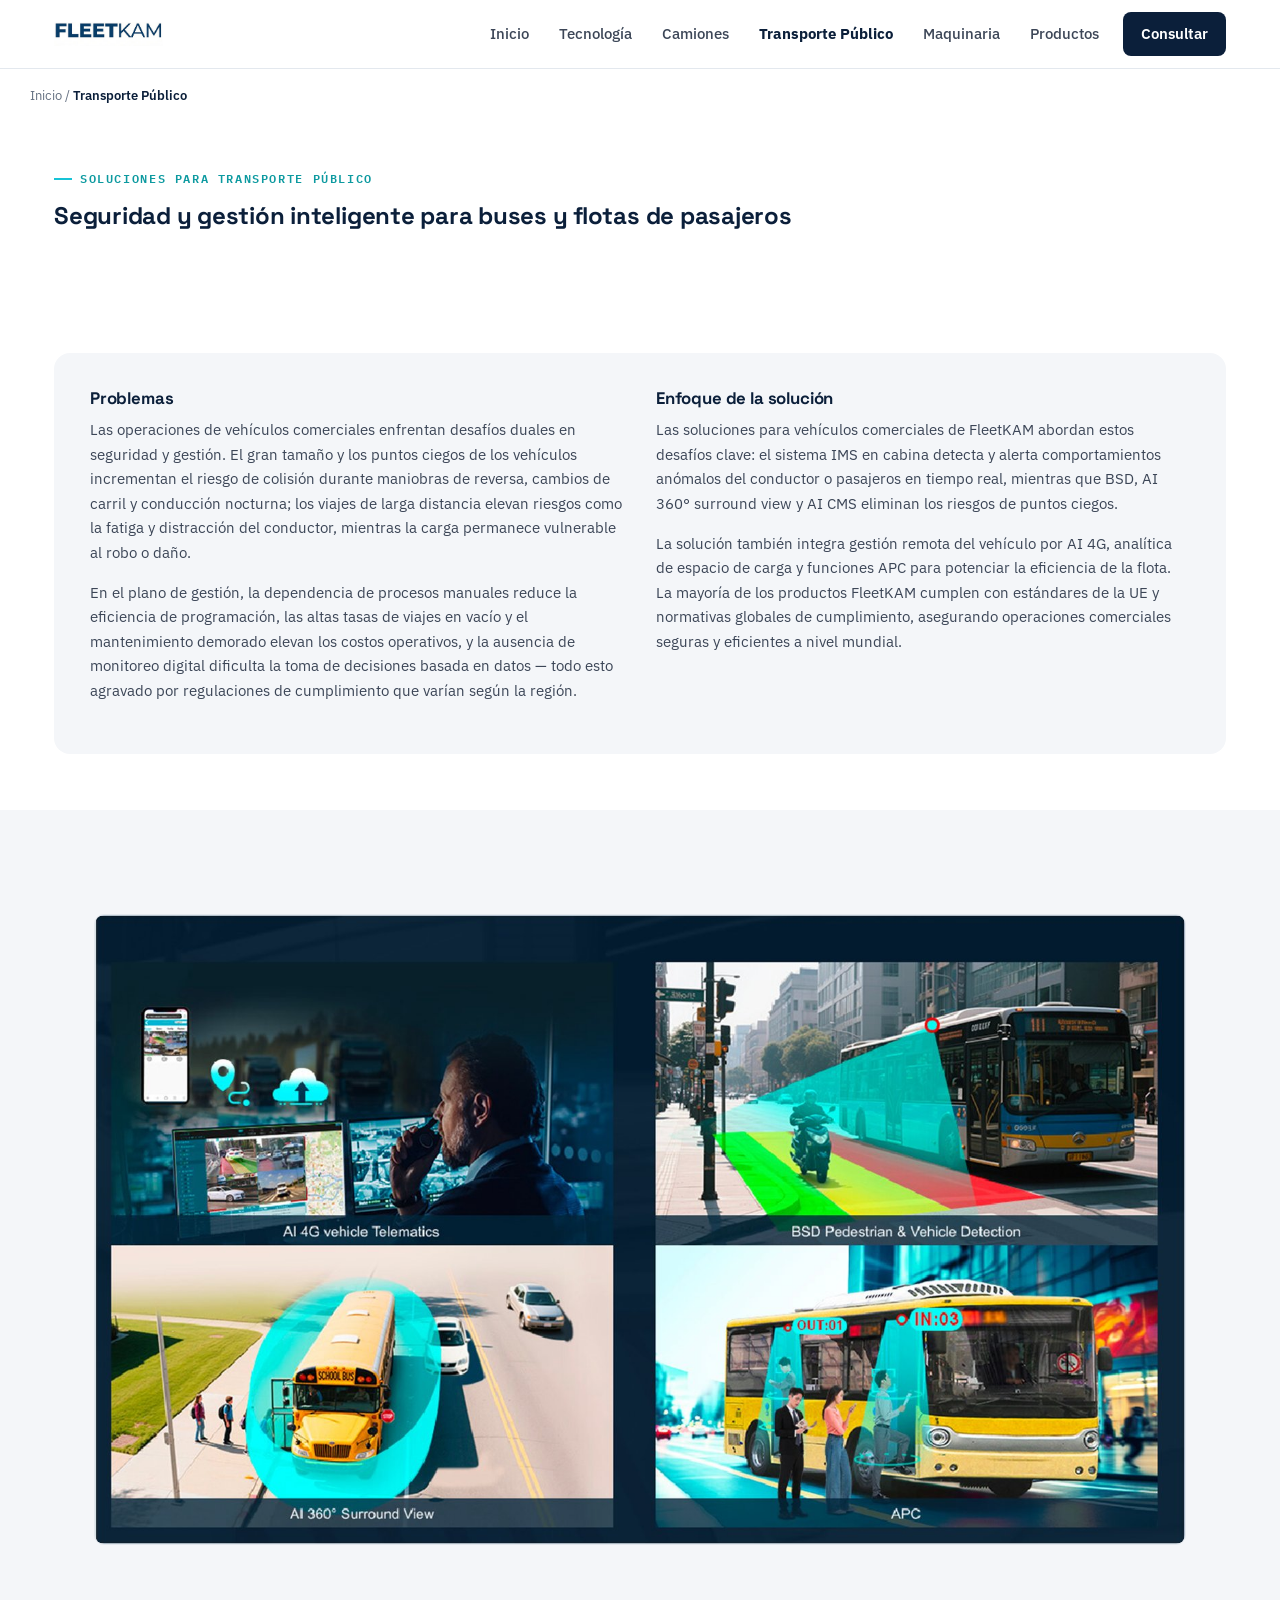
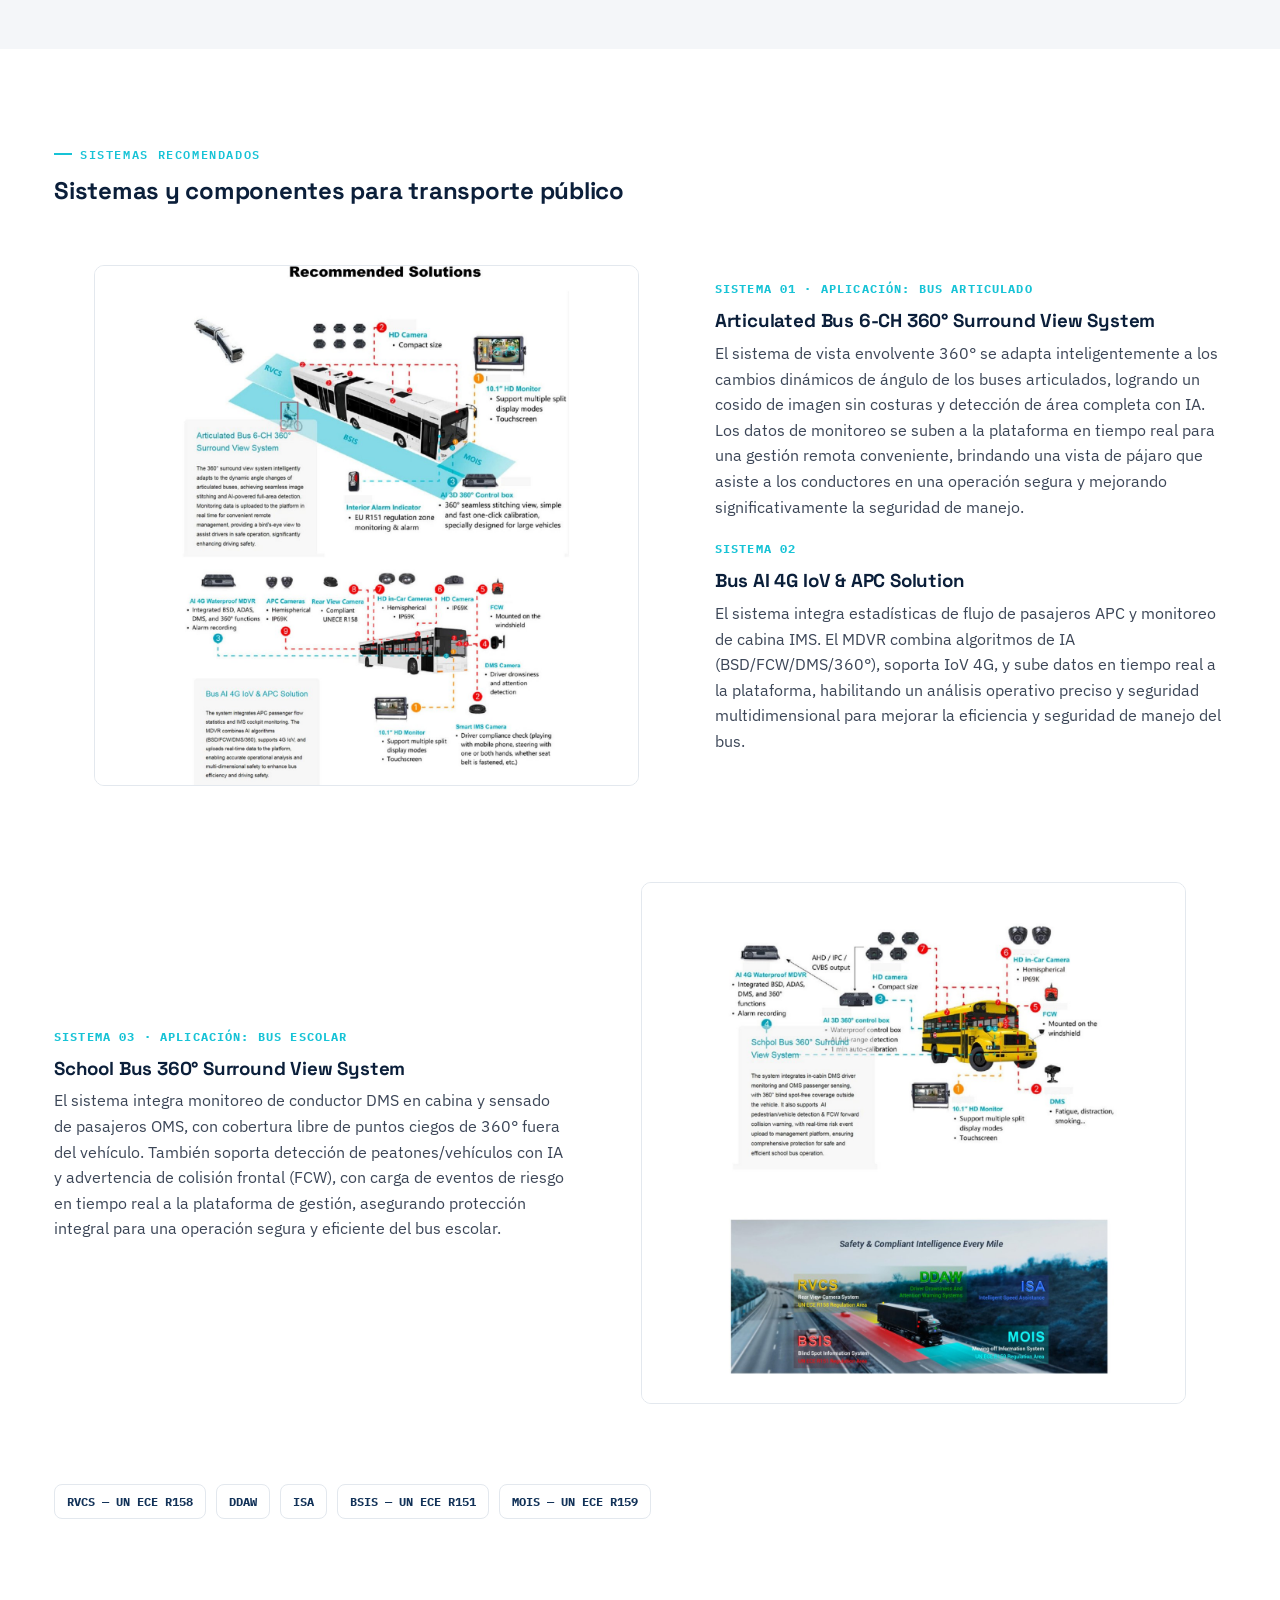
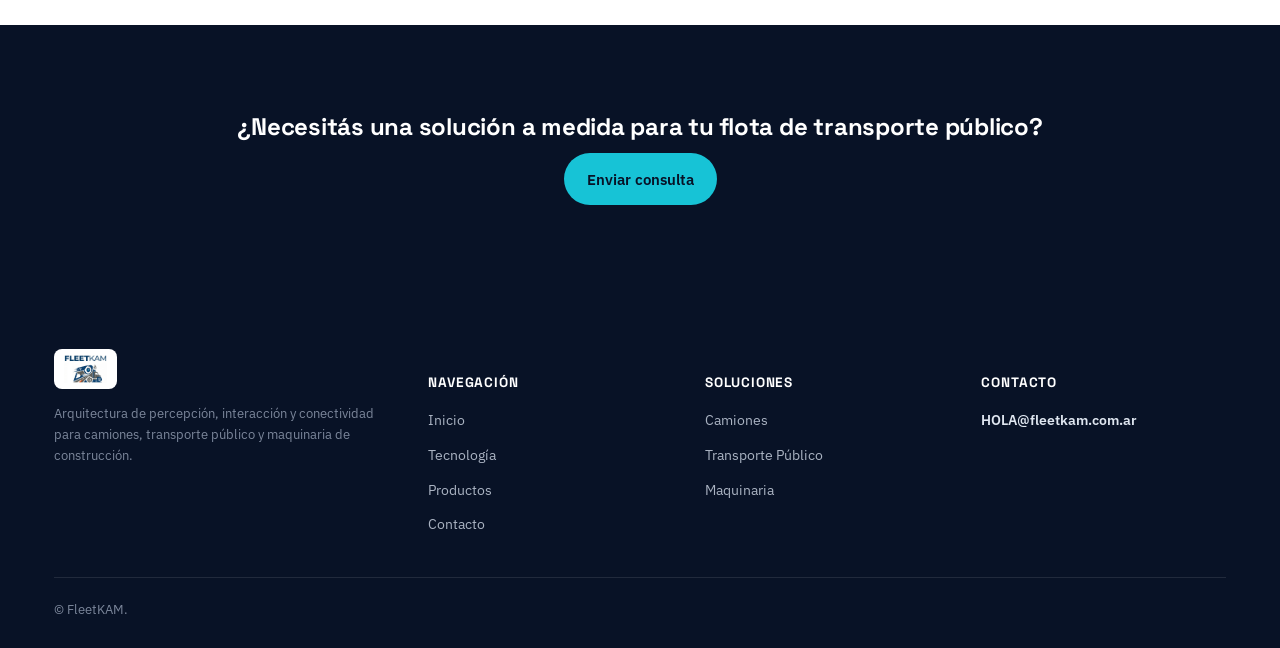
<file: transporte-publico.html>
<!DOCTYPE html>
<html lang="es">
<head>
<meta charset="UTF-8">
<meta name="viewport" content="width=device-width, initial-scale=1.0">
<title>Soluciones para Transporte Público | FleetKAM</title>
<meta name="description" content="Sistemas para transporte público: Detección de peatones, monitoreo de conductor, APC y gestión de flotas con IA integrada.">
<link rel="icon" href="favicon.png">
<link rel="preconnect" href="https://fonts.googleapis.com">
<link href="https://fonts.googleapis.com/css2?family=Space+Grotesk:wght@500;600;700&family=IBM+Plex+Sans:wght@400;500;600;700&family=IBM+Plex+Mono:wght@500;600;700&display=swap" rel="stylesheet">
<link rel="stylesheet" href="style.css">
</head>
<body>
<a class="skip-link" href="#main">Saltar al contenido principal</a>

<header class="site-header">
  <div class="header-inner">
    <a class="brand" href="index.html" aria-label="FleetKAM — Inicio"><img src="logo-wordmark.png" alt="FleetKAM"></a>
    <button class="nav-toggle" aria-label="Abrir menú de navegación" aria-expanded="false"><span></span></button>
    <nav class="main-nav" aria-label="Navegación principal">
      <a href="index.html">Inicio</a>
      <a href="tecnologia.html">Tecnología</a>
      <a href="camiones.html">Camiones</a>
      <a href="transporte-publico.html" aria-current="page">Transporte Público</a>
      <a href="maquinaria.html">Maquinaria</a>
      <a href="productos.html">Productos</a>
      <a href="contacto.html" class="nav-cta">Consultar</a>
    </nav>
  </div>
</header>

<main id="main">
  <div class="container breadcrumbs"><a href="index.html">Inicio</a> / <span aria-current="page">Transporte Público</span></div>

  <section class="section-tight">
    <div class="container">
      <p class="eyebrow tag-public" style="background:none; padding:0;">Soluciones para transporte público</p>
      <h1>Seguridad y gestión inteligente para buses y flotas de pasajeros</h1>
    </div>
  </section>

  <section class="section-tight">
    <div class="container">
      <div class="problem-panel">
        <div class="col">
          <h3>Problemas</h3>
          <p>Las operaciones de vehículos comerciales enfrentan desafíos duales en seguridad y gestión. El gran tamaño y los puntos ciegos de los vehículos incrementan el riesgo de colisión durante maniobras de reversa, cambios de carril y conducción nocturna; los viajes de larga distancia elevan riesgos como la fatiga y distracción del conductor, mientras la carga permanece vulnerable al robo o daño.</p>
          <p>En el plano de gestión, la dependencia de procesos manuales reduce la eficiencia de programación, las altas tasas de viajes en vacío y el mantenimiento demorado elevan los costos operativos, y la ausencia de monitoreo digital dificulta la toma de decisiones basada en datos — todo esto agravado por regulaciones de cumplimiento que varían según la región.</p>
        </div>
        <div class="col">
          <h3>Enfoque de la solución</h3>
          <p>Las soluciones para vehículos comerciales de FleetKAM abordan estos desafíos clave: el sistema IMS en cabina detecta y alerta comportamientos anómalos del conductor o pasajeros en tiempo real, mientras que BSD, AI 360° surround view y AI CMS eliminan los riesgos de puntos ciegos.</p>
          <p>La solución también integra gestión remota del vehículo por AI 4G, analítica de espacio de carga y funciones APC para potenciar la eficiencia de la flota. La mayoría de los productos FleetKAM cumplen con estándares de la UE y normativas globales de cumplimiento, asegurando operaciones comerciales seguras y eficientes a nivel mundial.</p>
        </div>
      </div>
    </div>
  </section>

  <section class="section section-alt">
    <div class="container">
      <figure class="diagram-figure">
        <img src="public-hero.jpg" alt="AI 4G vehicle Telematics, BSD Pedestrian & Vehicle Detection en bus urbano, AI 360° Surround View en bus escolar y APC contando pasajeros." loading="lazy">
      </figure>
    </div>
  </section>

  <section class="section">
    <div class="container">
      <div class="section-head">
        <p class="eyebrow">Sistemas recomendados</p>
        <h2>Sistemas y componentes para transporte público</h2>
      </div>

      <div class="diagram-block">
        <div class="diagram-text">
          <p class="kicker">Sistema 01 · Aplicación: bus articulado</p>
          <h3>Articulated Bus 6-CH 360° Surround View System</h3>
          <p>El sistema de vista envolvente 360° se adapta inteligentemente a los cambios dinámicos de ángulo de los buses articulados, logrando un cosido de imagen sin costuras y detección de área completa con IA. Los datos de monitoreo se suben a la plataforma en tiempo real para una gestión remota conveniente, brindando una vista de pájaro que asiste a los conductores en una operación segura y mejorando significativamente la seguridad de manejo.</p>
          <p class="kicker" style="margin-top:20px;">Sistema 02</p>
          <h3>Bus AI 4G IoV &amp; APC Solution</h3>
          <p>El sistema integra estadísticas de flujo de pasajeros APC y monitoreo de cabina IMS. El MDVR combina algoritmos de IA (BSD/FCW/DMS/360°), soporta IoV 4G, y sube datos en tiempo real a la plataforma, habilitando un análisis operativo preciso y seguridad multidimensional para mejorar la eficiencia y seguridad de manejo del bus.</p>
        </div>
        <figure class="diagram-figure">
          <img src="public-diagram-1.jpg" alt="Diagrama del Articulated Bus 6-CH 360° Surround View System (BSIS, MOIS, RVCS) y Bus AI 4G IoV & APC Solution con cámaras HD in-Car, APC Cameras, DMS Camera y Smart IMS Camera." loading="lazy">
        </figure>
      </div>

      <div class="diagram-block">
        <div class="diagram-text">
          <p class="kicker">Sistema 03 · Aplicación: bus escolar</p>
          <h3>School Bus 360° Surround View System</h3>
          <p>El sistema integra monitoreo de conductor DMS en cabina y sensado de pasajeros OMS, con cobertura libre de puntos ciegos de 360° fuera del vehículo. También soporta detección de peatones/vehículos con IA y advertencia de colisión frontal (FCW), con carga de eventos de riesgo en tiempo real a la plataforma de gestión, asegurando protección integral para una operación segura y eficiente del bus escolar.</p>
        </div>
        <figure class="diagram-figure">
          <img src="public-diagram-2.jpg" alt="Diagrama del School Bus 360° Surround View System con AI 4G Waterproof MDVR, AI 3D 360° control box, DMS y banner Safety & Compliant Intelligence Every Mile (RVCS, DDAW, ISA, BSIS, MOIS)." loading="lazy">
        </figure>
      </div>

      <div class="chip-row">
        <span class="chip">RVCS — UN ECE R158</span>
        <span class="chip">DDAW</span>
        <span class="chip">ISA</span>
        <span class="chip">BSIS — UN ECE R151</span>
        <span class="chip">MOIS — UN ECE R159</span>
      </div>
    </div>
  </section>

  <section class="section section-dark text-center">
    <div class="container">
      <h2>¿Necesitás una solución a medida para tu flota de transporte público?</h2>
      <a class="btn btn-primary" href="contacto.html">Enviar consulta</a>
    </div>
  </section>
</main>

<button class="back-top" aria-label="Volver al inicio de la página">↑</button>

<footer class="site-footer">
  <div class="container">
    <div class="footer-grid">
      <div>
        <div class="footer-brand"><img src="logo-full.png" alt="FleetKAM"></div>
        <p class="footer-note">Arquitectura de percepción, interacción y conectividad para camiones, transporte público y maquinaria de construcción.</p>
      </div>
      <div>
        <h5>Navegación</h5>
        <ul>
          <li><a href="index.html">Inicio</a></li>
          <li><a href="tecnologia.html">Tecnología</a></li>
          <li><a href="productos.html">Productos</a></li>
          <li><a href="contacto.html">Contacto</a></li>
        </ul>
      </div>
      <div>
        <h5>Soluciones</h5>
        <ul>
          <li><a href="camiones.html">Camiones</a></li>
          <li><a href="transporte-publico.html">Transporte Público</a></li>
          <li><a href="maquinaria.html">Maquinaria</a></li>
        </ul>
      </div>
      <div>
        <h5>Contacto</h5>
        <ul>
          <li><a class="footer-email" href="mailto:HOLA@fleetkam.com.ar">HOLA@fleetkam.com.ar</a></li>
        </ul>
      </div>
    </div>
    <div class="footer-bottom">
      <span>© FleetKAM.</span>
    </div>
  </div>
</footer>
<script src="main.js"></script>
</body>
</html>
</file>
<file: style.css>
/* =========================================================
   FLEETKAM — Design tokens
   Palette drawn from brand material: deep navy chassis,
   signal cyan (sensor/detection color used throughout the
   PDFs), amber for alerts, warm steel for neutrals.
   ========================================================= */
:root{
  --navy-950:#081226;
  --navy-900:#0b1f3a;
  --navy-800:#123258;
  --navy-700:#194077;
  --blue-600:#1c5fb0;
  --cyan-400:#17c3d6;
  --cyan-300:#5fe3ef;
  --amber-500:#f2a71b;
  --steel-700:#3c4657;
  --steel-500:#657182;
  --steel-300:#aab3bf;
  --cloud-100:#f4f6f9;
  --cloud-50:#fbfcfd;
  --white:#ffffff;
  --line:#e3e8ee;

  --font-display:"Space Grotesk", "Segoe UI", sans-serif;
  --font-body:"IBM Plex Sans", "Segoe UI", sans-serif;
  --font-mono:"IBM Plex Mono", "Courier New", monospace;

  --container:1220px;
  --radius:10px;
  --shadow-sm:0 1px 2px rgba(11,31,58,.06), 0 1px 1px rgba(11,31,58,.04);
  --shadow-md:0 8px 24px rgba(11,31,58,.10);
  --shadow-lg:0 20px 48px rgba(11,31,58,.16);
}

@media (prefers-reduced-motion: no-preference){
  :root{ --transition:180ms ease; }
}
@media (prefers-reduced-motion: reduce){
  *{ animation-duration:.001ms !important; animation-iteration-count:1 !important; transition-duration:.001ms !important; scroll-behavior:auto !important; }
}

*,*::before,*::after{ box-sizing:border-box; }
html{ scroll-behavior:smooth; }
body{
  margin:0;
  font-family:var(--font-body);
  color:var(--steel-700);
  background:var(--white);
  line-height:1.6;
  -webkit-font-smoothing:antialiased;
}
img{ max-width:100%; display:block; }
a{ color:inherit; text-decoration:none; }
h1,h2,h3,h4{ font-family:var(--font-display); color:var(--navy-900); margin:0 0 .5em; line-height:1.15; letter-spacing:-.01em; }
p{ margin:0 0 1em; }
.container{ max-width:var(--container); margin:0 auto; padding:0 24px; }
.mono{ font-family:var(--font-mono); }

:focus-visible{ outline:3px solid var(--cyan-400); outline-offset:2px; border-radius:4px; }

/* ---------- Skip link ---------- */
.skip-link{
  position:absolute; left:-9999px; top:0; background:var(--navy-900); color:#fff;
  padding:12px 18px; z-index:200; border-radius:0 0 8px 0;
}
.skip-link:focus{ left:0; }

/* ---------- Eyebrow / labels ---------- */
.eyebrow{
  display:inline-flex; align-items:center; gap:8px;
  font-family:var(--font-mono); font-size:.72rem; letter-spacing:.14em; text-transform:uppercase;
  color:var(--cyan-400); font-weight:600; margin-bottom:14px;
}
.eyebrow::before{ content:""; width:18px; height:2px; background:var(--cyan-400); display:inline-block; }

/* ---------- Header ---------- */
.site-header{
  position:sticky; top:0; z-index:100; background:rgba(255,255,255,.94);
  backdrop-filter:saturate(140%) blur(8px);
  border-bottom:1px solid var(--line);
}
.header-inner{ display:flex; align-items:center; justify-content:space-between; padding:12px 24px; max-width:var(--container); margin:0 auto; }
.brand{ display:flex; align-items:center; gap:10px; }
.brand img{ height:24px; width:auto; }
.brand-text{ font-family:var(--font-display); font-weight:700; font-size:1.05rem; color:var(--navy-900); }

.nav-toggle{
  display:none; background:none; border:1px solid var(--line); border-radius:8px;
  width:42px; height:42px; align-items:center; justify-content:center; cursor:pointer;
}
.nav-toggle span, .nav-toggle span::before, .nav-toggle span::after{
  content:""; display:block; width:20px; height:2px; background:var(--navy-900); position:relative; transition:transform var(--transition);
}
.nav-toggle span::before{ position:absolute; top:-6px; }
.nav-toggle span::after{ position:absolute; top:6px; }

.main-nav{ display:flex; align-items:center; gap:2px; }
.main-nav a{
  padding:10px 14px; font-size:.92rem; font-weight:500; color:var(--steel-700); border-radius:8px;
  transition:color var(--transition), background var(--transition);
}
.main-nav a:hover{ color:var(--navy-900); background:var(--cloud-100); }
.main-nav a[aria-current="page"]{ color:var(--navy-900); font-weight:700; }
.main-nav a[aria-current="page"]::after{ content:""; }
.nav-cta{
  margin-left:8px; background:var(--navy-900); color:#fff !important; padding:10px 18px !important;
  border-radius:999px; font-weight:600 !important;
}
.nav-cta:hover{ background:var(--blue-600); }

@media (max-width:900px){
  .nav-toggle{ display:flex; }
  .main-nav{
    position:fixed; inset:64px 0 0 0; background:#fff; flex-direction:column; align-items:stretch;
    padding:12px; gap:4px; transform:translateY(-8px); opacity:0; pointer-events:none;
    transition:opacity var(--transition), transform var(--transition); overflow:auto;
  }
  .main-nav.open{ opacity:1; transform:translateY(0); pointer-events:auto; }
  .main-nav a{ padding:16px; font-size:1.05rem; border-bottom:1px solid var(--line); border-radius:0; }
  .nav-cta{ margin:12px 0 0; text-align:center; border-radius:8px; }
}

/* ---------- Breadcrumbs ---------- */
.breadcrumbs{ font-size:.82rem; color:var(--steel-500); padding:16px 0 0; }
.breadcrumbs a{ color:var(--steel-500); }
.breadcrumbs a:hover{ color:var(--navy-900); text-decoration:underline; }
.breadcrumbs span[aria-current]{ color:var(--navy-900); font-weight:600; }

/* ---------- Hero ---------- */
.hero{
  position:relative; overflow:hidden; background:var(--navy-950); color:#fff; padding:72px 0 88px;
}
.hero .container{ position:relative; z-index:2; }
.hero-rings{
  position:absolute; inset:0; z-index:1; pointer-events:none; opacity:.55;
}
.hero-grid{ display:grid; grid-template-columns:1.05fr .95fr; gap:48px; align-items:center; }
.hero h1{ color:#fff; font-size:clamp(2rem,4.2vw,3.1rem); max-width:16ch; }
.hero p.lead{ color:#c9d3e2; font-size:1.12rem; max-width:52ch; }
.hero-media{ border-radius:16px; overflow:hidden; box-shadow:var(--shadow-lg); border:1px solid rgba(255,255,255,.12); }
.hero-actions{ display:flex; gap:14px; flex-wrap:wrap; margin-top:28px; }

@media (max-width:900px){ .hero-grid{ grid-template-columns:1fr; } .hero{ padding:48px 0 56px; } }

/* ---------- Buttons ---------- */
.btn{
  display:inline-flex; align-items:center; gap:8px; padding:13px 22px; border-radius:999px;
  font-weight:600; font-size:.95rem; border:1px solid transparent; cursor:pointer;
  transition:transform var(--transition), background var(--transition), border-color var(--transition), color var(--transition);
}
.btn:hover{ transform:translateY(-1px); }
.btn-primary{ background:var(--cyan-400); color:var(--navy-950); }
.btn-primary:hover{ background:var(--cyan-300); }
.btn-outline{ border-color:rgba(255,255,255,.4); color:#fff; }
.btn-outline:hover{ border-color:#fff; background:rgba(255,255,255,.08); }
.btn-dark{ background:var(--navy-900); color:#fff; }
.btn-dark:hover{ background:var(--blue-600); }
.btn[disabled], .btn.is-disabled{ opacity:.45; cursor:not-allowed; pointer-events:none; }

/* ---------- Sections ---------- */
.section{ padding:88px 0; }
.section-tight{ padding:56px 0; }
.section-alt{ background:var(--cloud-100); }
.section-dark{ background:var(--navy-950); color:#dfe6f0; }
.section-dark h2, .section-dark h3{ color:#fff; }
.section-head{ max-width:760px; margin-bottom:44px; }
.section-head.center{ margin-left:auto; margin-right:auto; text-align:center; }

/* ---------- Cards ---------- */
.grid{ display:grid; gap:28px; }
.grid-3{ grid-template-columns:repeat(3,1fr); }
.grid-2{ grid-template-columns:repeat(2,1fr); }
.grid-4{ grid-template-columns:repeat(4,1fr); }
@media (max-width:980px){ .grid-3,.grid-4{ grid-template-columns:repeat(2,1fr); } }
@media (max-width:640px){ .grid-3,.grid-4,.grid-2{ grid-template-columns:1fr; } }

.card{
  background:#fff; border:1px solid var(--line); border-radius:var(--radius); overflow:hidden;
  transition:box-shadow var(--transition), transform var(--transition), border-color var(--transition);
  display:flex; flex-direction:column;
}
.card:hover{ box-shadow:var(--shadow-md); transform:translateY(-2px); border-color:transparent; }
.card-media{ aspect-ratio:16/10; overflow:hidden; background:var(--cloud-100); }
.card-media img{ width:100%; height:100%; object-fit:cover; }
.card-body{ padding:22px; flex:1; display:flex; flex-direction:column; }
.card-body h3{ font-size:1.12rem; }
.card-tag{ font-family:var(--font-mono); font-size:.7rem; letter-spacing:.08em; text-transform:uppercase; color:var(--cyan-400); font-weight:700; margin-bottom:8px; }
.card-body p{ color:var(--steel-500); font-size:.93rem; margin-bottom:0; }
.card-link{ margin-top:16px; font-weight:600; color:var(--navy-900); font-size:.9rem; display:inline-flex; align-items:center; gap:6px; }
.card-link .arrow{ transition:transform var(--transition); }
.card:hover .card-link .arrow{ transform:translateX(3px); }

/* Application (solution) cards - larger */
.app-card{
  position:relative; border-radius:14px; overflow:hidden; color:#fff; min-height:340px;
  display:flex; flex-direction:column; justify-content:flex-end; box-shadow:var(--shadow-sm);
}
.app-card img{ position:absolute; inset:0; width:100%; height:100%; object-fit:cover; z-index:0; }
.app-card::after{ content:""; position:absolute; inset:0; background:linear-gradient(180deg, rgba(8,18,38,.05) 20%, rgba(8,18,38,.92) 100%); z-index:1; }
.app-card-body{ position:relative; z-index:2; padding:26px; }
.app-card h3{ color:#fff; font-size:1.4rem; margin-bottom:8px; }
.app-card p{ color:#d7deea; font-size:.92rem; }
.app-card .card-link{ color:#fff; }

/* ---------- Spec / product tiles ---------- */
.spec-tile{
  border:1px solid var(--line); border-radius:var(--radius); padding:20px; background:#fff;
}
.spec-tile .model{ font-family:var(--font-mono); font-size:.82rem; color:var(--cyan-400); font-weight:700; letter-spacing:.02em; }
.spec-tile h4{ font-family:var(--font-display); color:var(--navy-900); margin:.2em 0 .5em; font-size:1.02rem; }
.spec-tile ul{ margin:0; padding-left:1.1em; color:var(--steel-500); font-size:.88rem; }
.spec-tile ul li{ margin-bottom:4px; }
.spec-tile .area-tag{
  display:inline-block; font-size:.68rem; text-transform:uppercase; letter-spacing:.06em; font-weight:700;
  padding:3px 9px; border-radius:999px; margin-bottom:10px;
}
.tag-trucks{ background:#e7f1fc; color:var(--blue-600); }
.tag-public{ background:#e6faf9; color:#0d9aa0; }
.tag-machinery{ background:#fff2e0; color:#b8710a; }
.tag-tech{ background:#eef0fb; color:var(--navy-700); }

/* ---------- Feature row (icon + text) ---------- */
.feature{ display:flex; gap:16px; align-items:flex-start; }
.feature-icon{
  flex:none; width:46px; height:46px; border-radius:12px; background:var(--navy-900); color:var(--cyan-400);
  display:flex; align-items:center; justify-content:center; font-family:var(--font-mono); font-weight:700;
}
.feature h4{ margin-bottom:4px; font-size:1rem; }
.feature p{ font-size:.9rem; color:var(--steel-500); margin-bottom:0; }

/* ---------- Diagram figure ---------- */
.diagram-figure{ border:1px solid var(--line); border-radius:var(--radius); overflow:hidden; background:#fff; }
.diagram-figure img{ width:100%; }
.diagram-figure figcaption{ padding:16px 20px; font-size:.85rem; color:var(--steel-500); border-top:1px solid var(--line); }
.diagram-block{ display:grid; grid-template-columns:.9fr 1.1fr; gap:36px; align-items:center; margin-bottom:64px; }
.diagram-block:nth-child(even){ grid-template-columns:1.1fr .9fr; }
.diagram-block:nth-child(even) .diagram-text{ order:2; }
@media (max-width:900px){
  .diagram-block, .diagram-block:nth-child(even){ grid-template-columns:1fr; }
  .diagram-block:nth-child(even) .diagram-text{ order:0; }
}
.diagram-text .kicker{ font-family:var(--font-mono); font-size:.72rem; color:var(--cyan-400); letter-spacing:.1em; text-transform:uppercase; font-weight:700; }

/* ---------- Problem / approach panel ---------- */
.problem-panel{
  display:grid; grid-template-columns:1fr 1fr; gap:32px; background:var(--cloud-100); border-radius:16px; padding:36px;
}
@media (max-width:800px){ .problem-panel{ grid-template-columns:1fr; } }
.problem-panel h3{ font-size:1.05rem; }
.problem-panel .col p{ color:var(--steel-700); font-size:.96rem; }

/* ---------- Placeholder (pending assets) ---------- */
.placeholder{
  border:2px dashed var(--steel-300); border-radius:var(--radius); background:var(--cloud-100);
  display:flex; align-items:center; justify-content:center; text-align:center; padding:28px;
  color:var(--steel-500); font-size:.85rem; min-height:160px;
}

/* ---------- Regulation chips ---------- */
.chip-row{ display:flex; flex-wrap:wrap; gap:10px; margin:18px 0; }
.chip{
  font-family:var(--font-mono); font-size:.76rem; font-weight:700; padding:7px 12px; border-radius:8px;
  border:1px solid var(--line); color:var(--navy-800); background:#fff;
}

/* ---------- Footer ---------- */
.site-footer{ background:var(--navy-950); color:#aab3c2; padding:56px 0 28px; }
.footer-grid{ display:grid; grid-template-columns:1.4fr repeat(3,1fr); gap:32px; margin-bottom:40px; }
@media (max-width:800px){ .footer-grid{ grid-template-columns:1fr 1fr; } }
@media (max-width:520px){ .footer-grid{ grid-template-columns:1fr; } }
.footer-grid h5{ color:#fff; font-family:var(--font-display); font-size:.85rem; letter-spacing:.06em; text-transform:uppercase; margin-bottom:14px; }
.footer-grid ul{ list-style:none; margin:0; padding:0; display:flex; flex-direction:column; gap:9px; }
.footer-grid a{ color:#aab3c2; font-size:.9rem; }
.footer-grid a:hover{ color:#fff; }
.footer-brand{ display:flex; align-items:center; gap:10px; margin-bottom:14px; }
.footer-brand img{ height:40px; width:auto; background:#fff; padding:6px 10px; border-radius:8px; }
.footer-note{ font-size:.82rem; color:#7c879b; max-width:46ch; }
.footer-bottom{ border-top:1px solid rgba(255,255,255,.1); padding-top:22px; font-size:.8rem; display:flex; justify-content:space-between; flex-wrap:wrap; gap:10px; color:#7c879b; }

/* ---------- Icon strip (from source material) ---------- */
.icon-strip{ display:flex; flex-wrap:wrap; gap:26px; justify-content:center; padding:28px 0; border-top:1px solid var(--line); border-bottom:1px solid var(--line); }
.icon-strip .item{ display:flex; flex-direction:column; align-items:center; gap:8px; width:88px; text-align:center; }
.icon-strip .item span{ font-size:.72rem; color:var(--steel-500); }
.icon-strip .item svg{ width:30px; height:30px; color:var(--cyan-400); }

/* ---------- Form ---------- */
.form-grid{ display:grid; grid-template-columns:1fr 1fr; gap:20px; }
@media (max-width:700px){ .form-grid{ grid-template-columns:1fr; } }
.field{ display:flex; flex-direction:column; gap:6px; }
.field.full{ grid-column:1/-1; }
.field label{ font-size:.85rem; font-weight:600; color:var(--navy-900); }
.field .req{ color:var(--amber-500); }
.field input, .field select, .field textarea{
  font-family:var(--font-body); font-size:.95rem; padding:12px 14px; border:1px solid var(--line);
  border-radius:8px; background:#fff; color:var(--steel-700); transition:border-color var(--transition), box-shadow var(--transition);
}
.field input:focus, .field select:focus, .field textarea:focus{ border-color:var(--cyan-400); box-shadow:0 0 0 3px rgba(23,195,214,.18); outline:none; }
.field .error-msg{ color:#c23b3b; font-size:.8rem; min-height:1.1em; }
.field.has-error input, .field.has-error select, .field.has-error textarea{ border-color:#c23b3b; }
.form-status{ padding:14px 16px; border-radius:8px; font-size:.9rem; margin-top:18px; display:none; }
.form-status.visible{ display:block; }
.form-status.pending{ background:#fff6e0; color:#8a5c00; display:block; }
.form-status.disabled-note{ background:var(--cloud-100); color:var(--steel-500); }

/* ---------- Filter bar ---------- */
.filter-bar{ display:flex; flex-wrap:wrap; gap:10px; margin-bottom:36px; }
.filter-bar button{
  font-family:var(--font-body); font-weight:600; font-size:.86rem; padding:9px 18px; border-radius:999px;
  border:1px solid var(--line); background:#fff; color:var(--steel-700); cursor:pointer; transition:all var(--transition);
}
.filter-bar button[aria-pressed="true"]{ background:var(--navy-900); color:#fff; border-color:var(--navy-900); }
.filter-bar button:hover{ border-color:var(--navy-900); }

/* ---------- Utility ---------- */
.mt-0{ margin-top:0; } .mb-0{ margin-bottom:0; }
.text-center{ text-align:center; }
.small{ font-size:.85rem; color:var(--steel-500); }
.pending-note{
  display:inline-flex; align-items:center; gap:6px; font-size:.72rem; font-weight:700; letter-spacing:.04em;
  text-transform:uppercase; color:#8a5c00; background:#fff6e0; padding:4px 10px; border-radius:999px;
}
.contact-email{
  display:inline-flex; align-items:center; gap:8px; font-family:var(--font-mono); font-weight:600;
  font-size:.95rem; color:var(--navy-900); background:var(--cloud-100); padding:10px 16px; border-radius:8px;
  border:1px solid var(--line);
}
.contact-email:hover{ border-color:var(--cyan-400); color:var(--blue-600); }
.footer-email{ color:#dfe6f0 !important; font-weight:600; }
.footer-email:hover{ color:#fff !important; text-decoration:underline; }
.sr-only{ position:absolute; width:1px; height:1px; padding:0; margin:-1px; overflow:hidden; clip:rect(0,0,0,0); border:0; }

.toc{ display:flex; flex-wrap:wrap; gap:10px; margin:28px 0 0; }
.toc a{ border:1px solid var(--line); border-radius:999px; padding:9px 16px; font-size:.85rem; font-weight:600; color:var(--navy-800); }
.toc a:hover{ background:var(--cloud-100); }

.back-top{
  position:fixed; right:20px; bottom:20px; background:var(--navy-900); color:#fff; width:46px; height:46px;
  border-radius:50%; display:flex; align-items:center; justify-content:center; box-shadow:var(--shadow-md);
  opacity:0; pointer-events:none; transition:opacity var(--transition), transform var(--transition); z-index:80;
}
.back-top.visible{ opacity:1; pointer-events:auto; }
.back-top:hover{ transform:translateY(-3px); }

/* CARD COMPONENT */
.card{
  background:#fff; border:1px solid var(--line); border-radius:8px; overflow:hidden;
  transition:border-color .2s, box-shadow .2s;
}
.card:hover{ border-color:var(--cyan-400); box-shadow:0 4px 12px rgba(23,195,214,.12); }
.card-media{ height:120px; background:#f0f2f5; }
.card-body{ padding:20px; }
.card-body h3{ font-size:1.1rem; margin:0 0 10px; color:var(--navy-900); }
.card-body p{ margin:8px 0; font-size:.95rem; color:var(--steel-700); }
.card-body a{ color:var(--cyan-400); text-decoration:none; font-weight:600; }
.card-body a:hover{ text-decoration:underline; }
</file>
